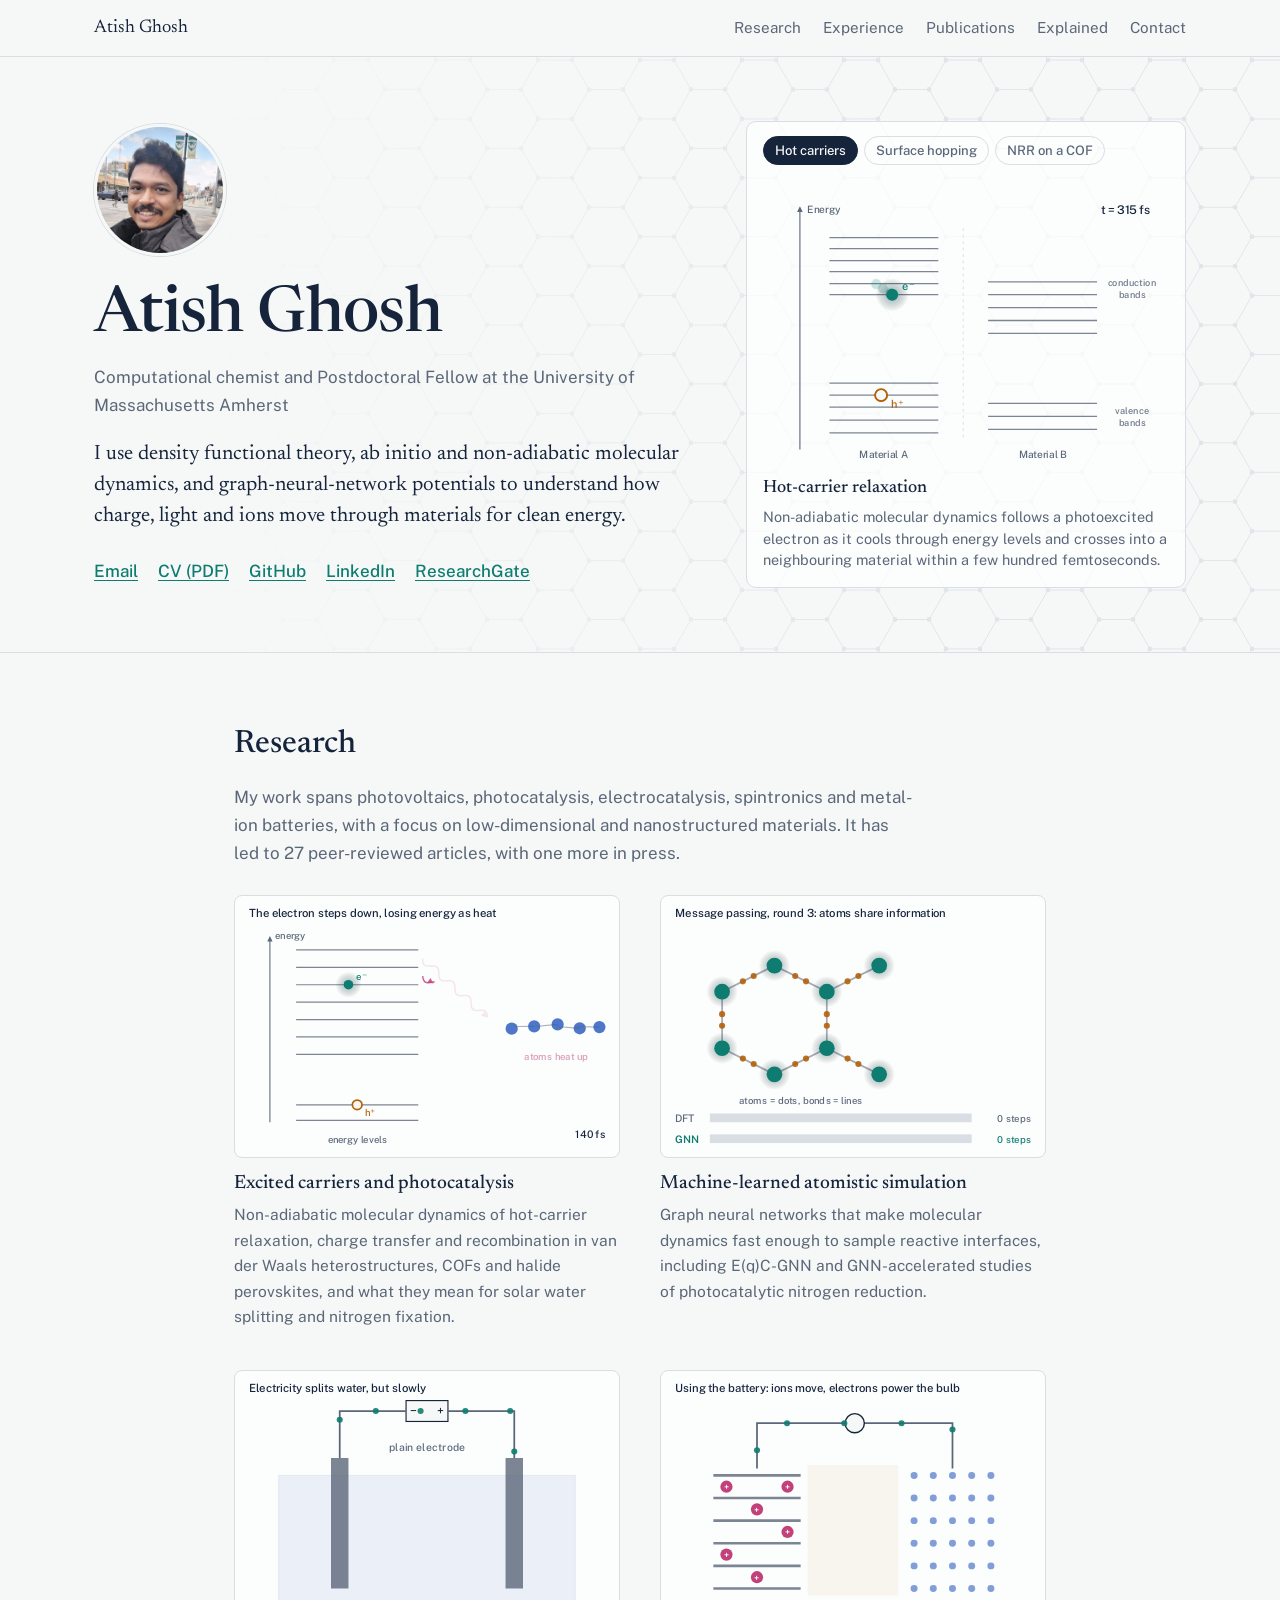
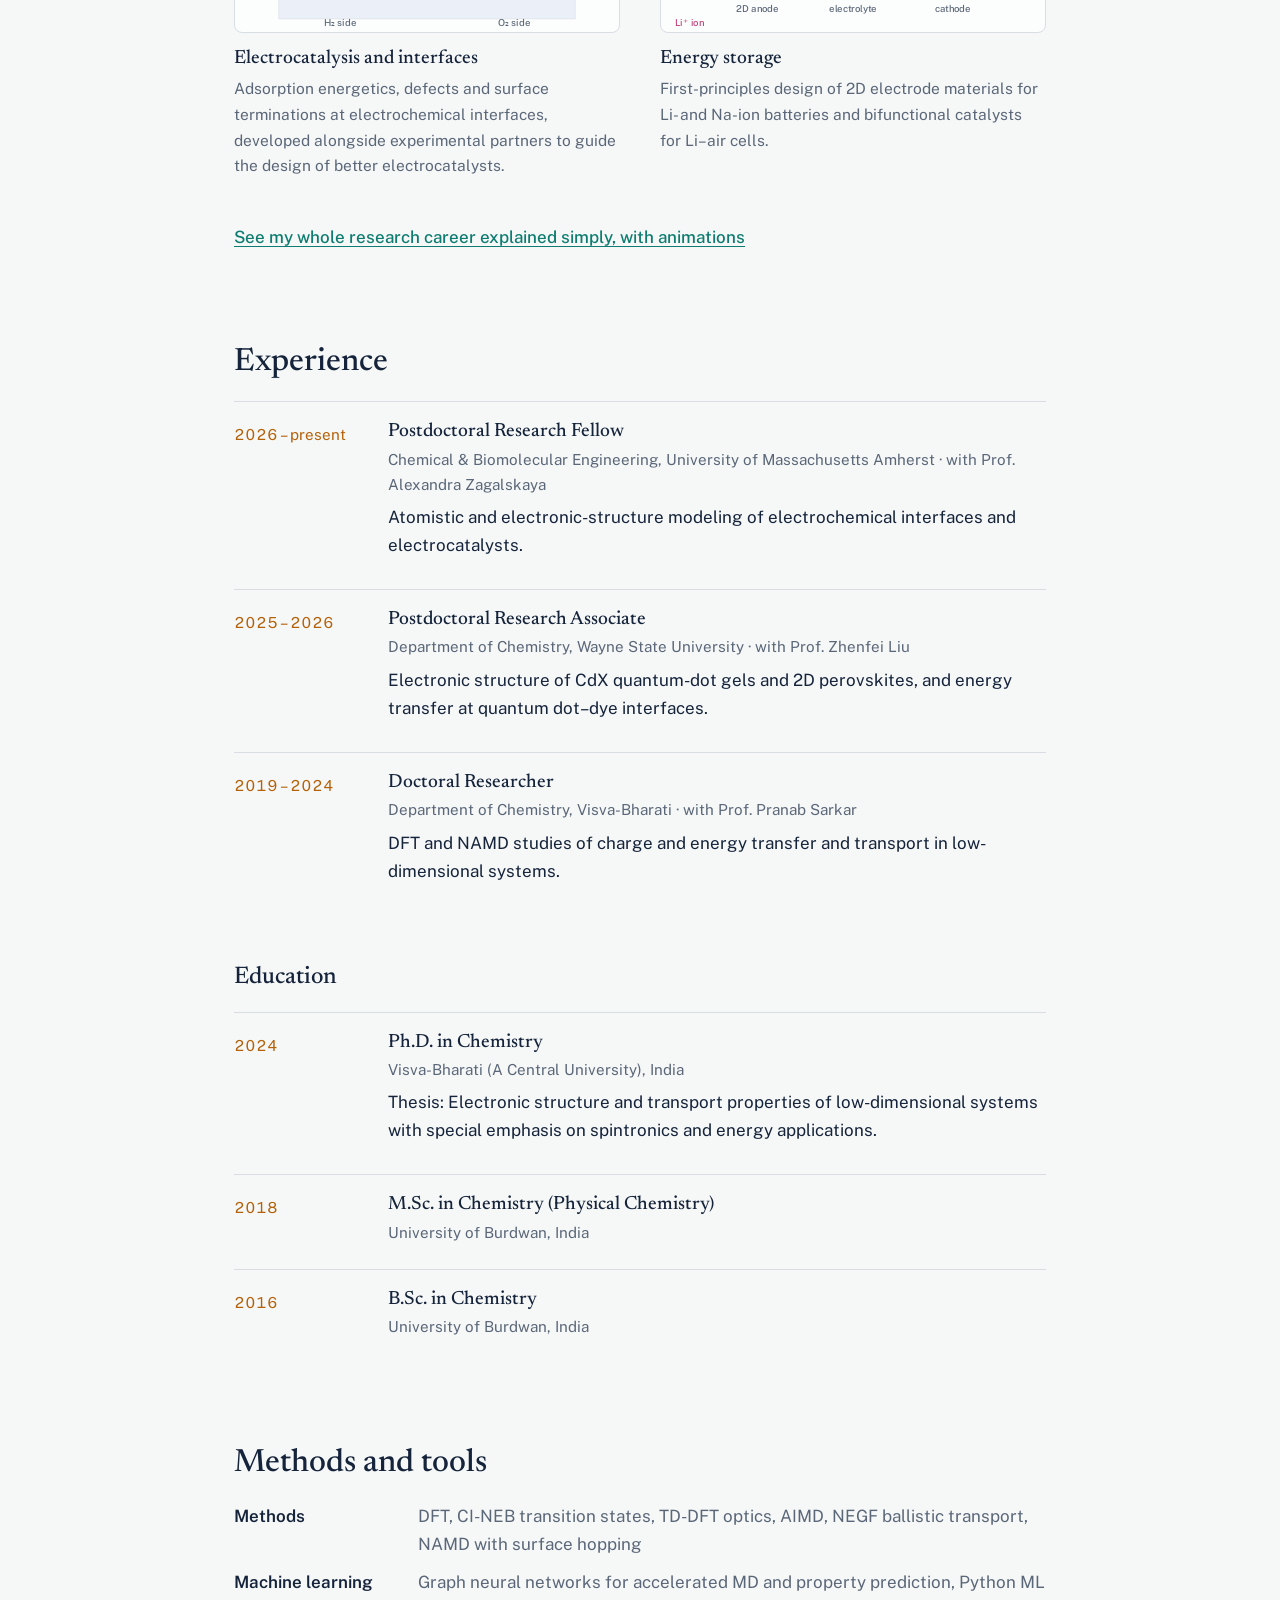
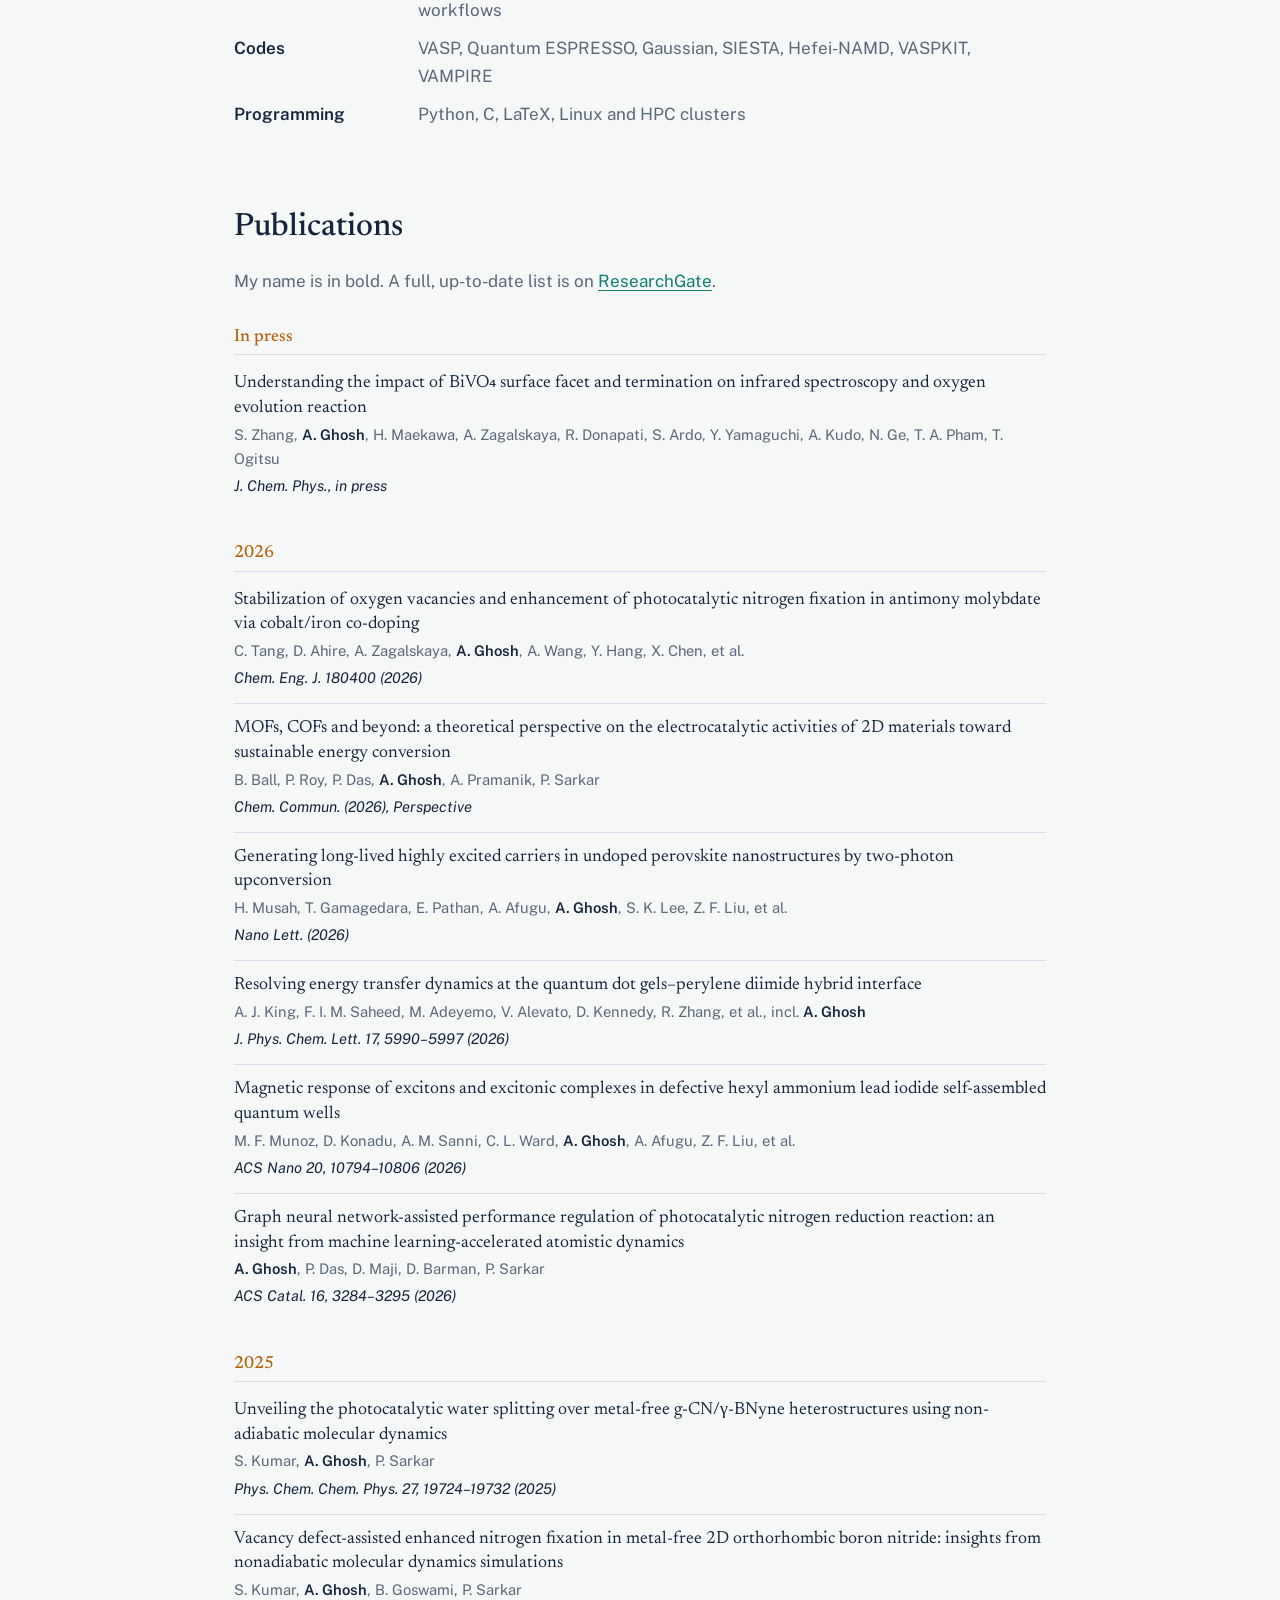
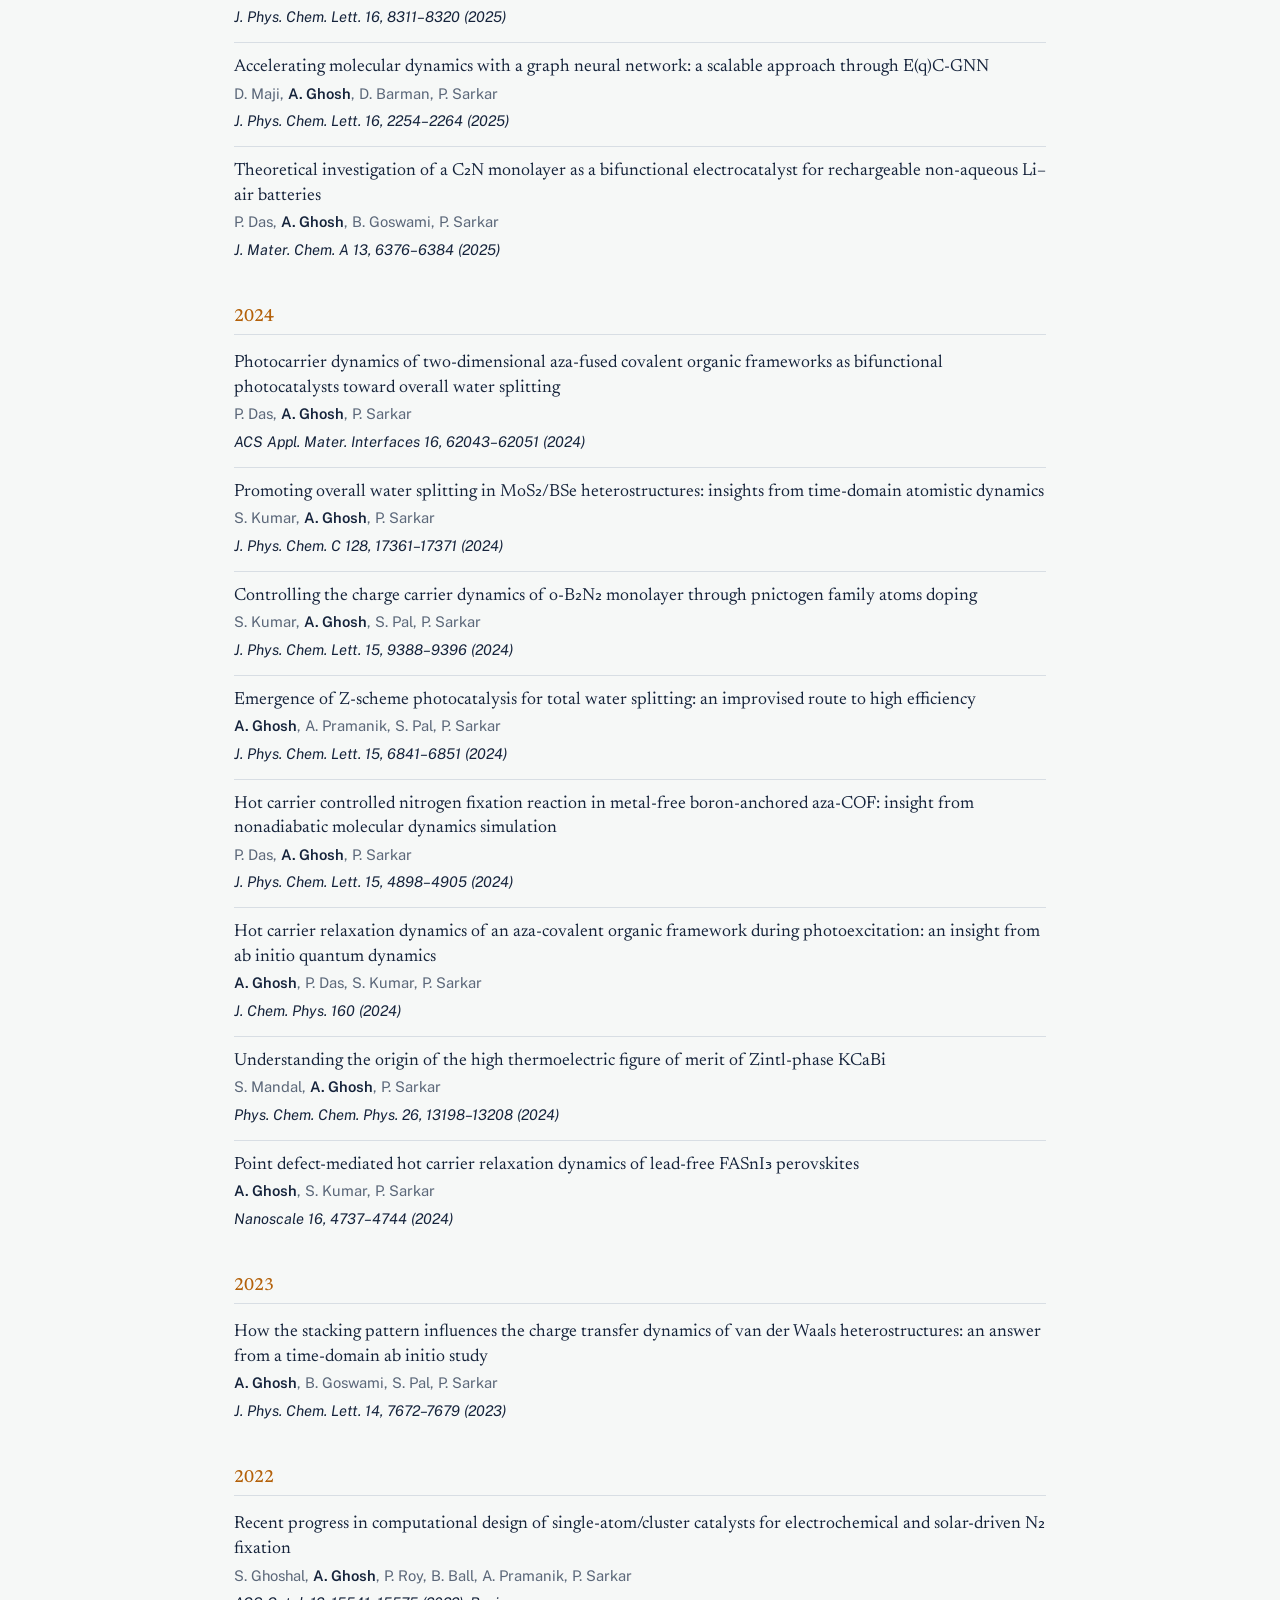
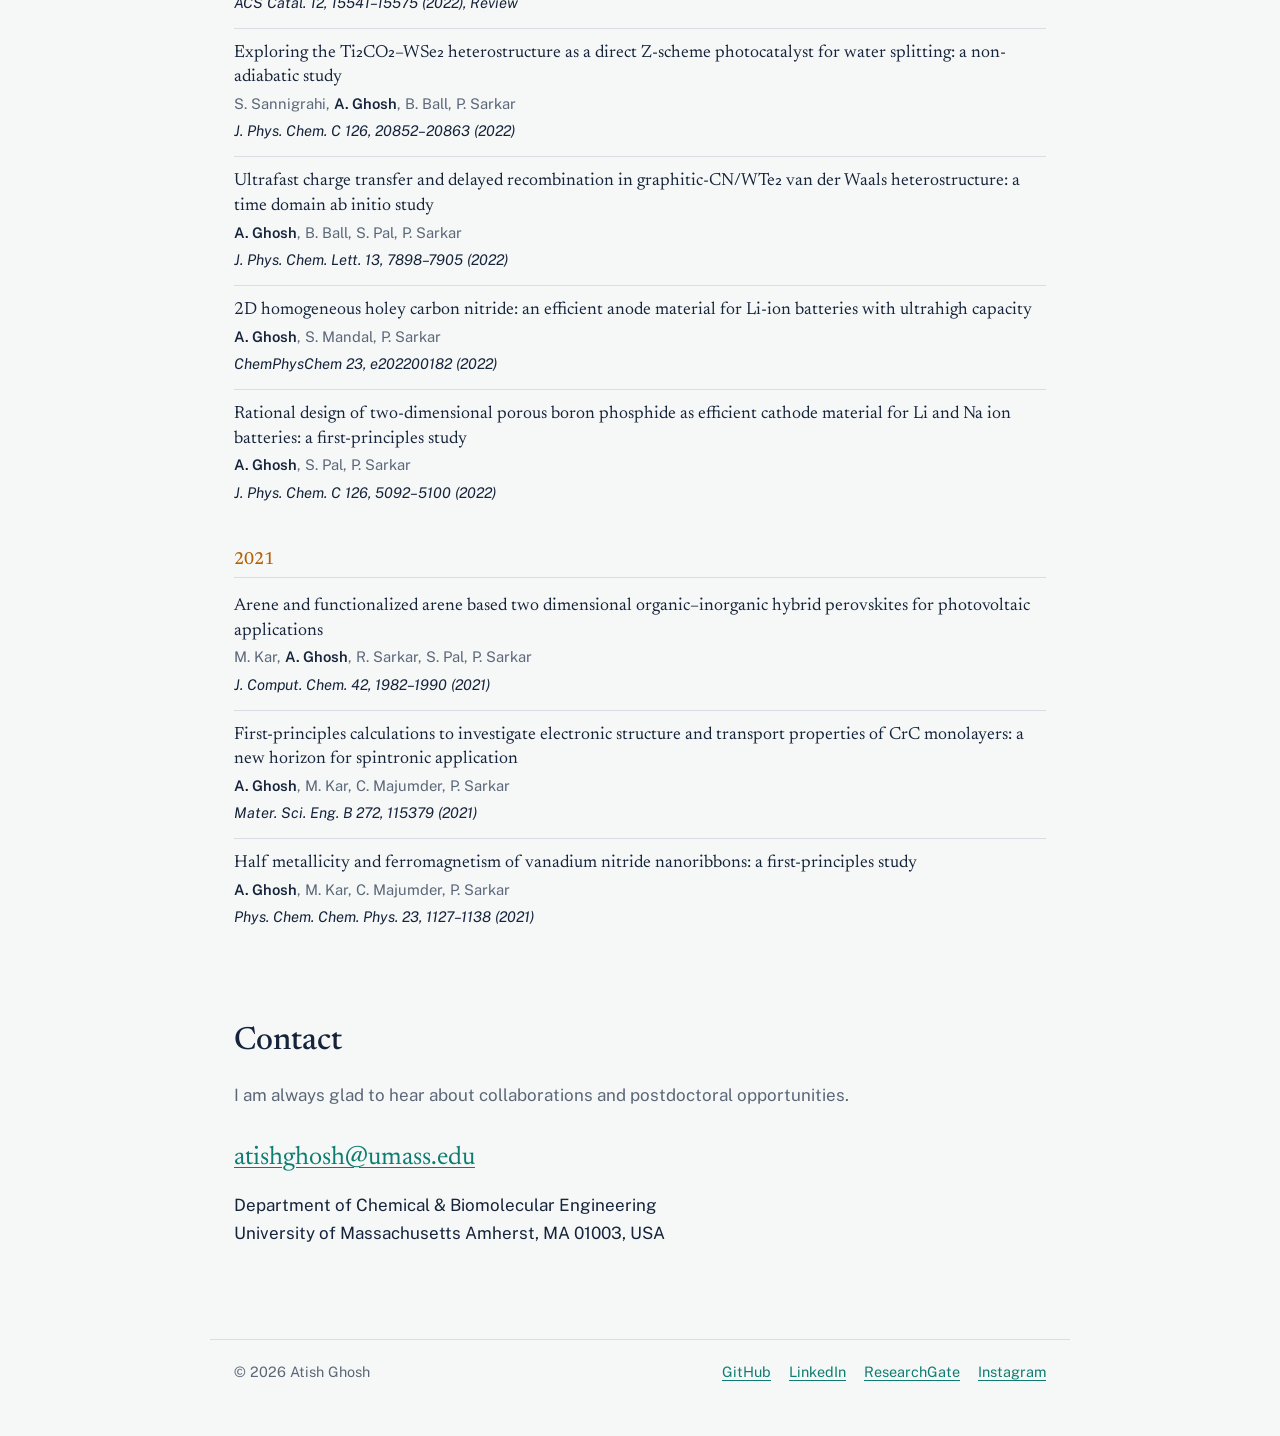
<file: index.html>
<!DOCTYPE html>
<html lang="en">
<head>
  <meta charset="UTF-8">
  <meta name="viewport" content="width=device-width, initial-scale=1">
  <!-- EDIT: the title shown in the browser tab and in Google results -->
  <title>Atish Ghosh, Ph.D. | Computational Chemist, UMass Amherst</title>
  <meta name="description" content="Atish Ghosh is a computational chemist and postdoctoral fellow at the University of Massachusetts Amherst, working on DFT, non-adiabatic molecular dynamics and graph-neural-network simulations of clean-energy materials.">
  <meta name="author" content="Atish Ghosh">
  <link rel="canonical" href="https://atishghosh95.github.io/">
  <!-- Google Search Console: paste your verification line on the next line, e.g. <meta name="google-site-verification" content="..."> -->
  <meta property="og:type" content="profile">
  <meta property="og:title" content="Atish Ghosh, Ph.D. | Computational Chemist">
  <meta property="og:description" content="DFT, non-adiabatic dynamics and machine-learned simulation of clean-energy materials.">
  <meta property="og:url" content="https://atishghosh95.github.io/">
  <meta property="og:image" content="https://atishghosh95.github.io/assets/profile.jpg">
  <meta name="twitter:card" content="summary">
  <link rel="me" href="https://github.com/atishghosh95">
  <script type="application/ld+json">
{
  "@context": "https://schema.org",
  "@type": "Person",
  "name": "Atish Ghosh",
  "honorificSuffix": "Ph.D.",
  "url": "https://atishghosh95.github.io/",
  "image": "https://atishghosh95.github.io/assets/profile.jpg",
  "jobTitle": "Postdoctoral Research Fellow, Computational Chemistry",
  "worksFor": {
    "@type": "CollegeOrUniversity",
    "name": "University of Massachusetts Amherst"
  },
  "alumniOf": [
    {
      "@type": "CollegeOrUniversity",
      "name": "Visva-Bharati University"
    },
    {
      "@type": "CollegeOrUniversity",
      "name": "Wayne State University"
    },
    {
      "@type": "CollegeOrUniversity",
      "name": "University of Burdwan"
    }
  ],
  "knowsAbout": [
    "Density functional theory",
    "Non-adiabatic molecular dynamics",
    "Ab initio molecular dynamics",
    "Graph neural networks",
    "Machine learning interatomic potentials",
    "Photocatalysis",
    "Electrocatalysis",
    "Nitrogen reduction reaction",
    "2D materials",
    "Batteries"
  ],
  "sameAs": [
    "https://github.com/atishghosh95",
    "https://www.linkedin.com/in/atish-ghosh-63a387167/",
    "https://www.researchgate.net/profile/Atish-Ghosh-2"
  ]
}
  </script>
  <link rel="icon" href="assets/profile.png">
  <link rel="preconnect" href="https://fonts.googleapis.com">
  <link rel="preconnect" href="https://fonts.gstatic.com" crossorigin>
  <link href="https://fonts.googleapis.com/css2?family=Newsreader:opsz,wght@6..72,400;6..72,500;6..72,600&family=Public+Sans:wght@400;500;600&display=swap" rel="stylesheet">
  <link rel="stylesheet" href="style.css">
</head>
<body>

<header class="topbar">
  <nav class="wrap nav">
    <a class="nav-name" href="#top">Atish Ghosh</a>
    <div class="nav-links">
      <a href="#research">Research</a>
      <a href="#experience">Experience</a>
      <a href="#publications">Publications</a>
      <a href="explained.html">Explained</a>
      <!-- Gallery hidden for now. To show it again, put this line back:  <a href="gallery.html">Gallery</a> -->
      <a href="#contact">Contact</a>
    </div>
  </nav>
</header>

<main id="top">

  <!-- ============ HERO (name, title, photo, links) ============ -->
  <section class="hero">
    <canvas id="lattice" aria-hidden="true"></canvas>
    <div class="wrap hero-inner">
      <div class="hero-text">
        <!-- EDIT: your photo is assets/profile.jpg. To change it, upload a new square photo with the same name -->
        <img class="portrait" src="assets/profile.jpg" alt="Atish Ghosh">
        <h1>Atish Ghosh</h1>
        <p class="role">Computational chemist and Postdoctoral Fellow at the University of Massachusetts Amherst</p>
        <p class="lede">I use density functional theory, ab initio and non-adiabatic molecular dynamics, and graph-neural-network potentials to understand how charge, light and ions move through materials for clean energy.</p>
        <!-- EDIT: links. To add Google Scholar, put this line back with your profile link:
             <li><a href="https://scholar.google.com/citations?user=YOUR-ID">Google Scholar</a></li> -->
        <ul class="links">
          <li><a href="mailto:atishghosh@umass.edu">Email</a></li>
          <li><a href="assets/Atish_Ghosh_CV.pdf">CV (PDF)</a></li>
          <li><a href="https://github.com/atishghosh95">GitHub</a></li>
          <li><a href="https://www.linkedin.com/in/atish-ghosh-63a387167/">LinkedIn</a></li>
          <li><a href="https://www.researchgate.net/profile/Atish-Ghosh-2">ResearchGate</a></li>
        </ul>
      </div>

      <!-- Animated research scenes. The titles and captions are written in script.js (search for EDIT there) -->
      <figure class="stage">
        <div class="stage-tabs">
          <button type="button" data-scene="0">Hot carriers</button>
          <button type="button" data-scene="1">Surface hopping</button>
          <button type="button" data-scene="2">NRR on a COF</button>
        </div>
        <canvas id="scene" role="img" aria-label="Animation of my research"></canvas>
        <figcaption><span id="scene-title"></span><span id="scene-text"></span></figcaption>
      </figure>
    </div>
  </section>

  <!-- ============ RESEARCH ============ -->
  <section id="research" class="wrap section">
    <h2>Research</h2>
    <p class="intro">My work spans photovoltaics, photocatalysis, electrocatalysis, spintronics and metal-ion batteries, with a focus on low-dimensional and nanostructured materials. It has led to 27 peer-reviewed articles, with one more in press.</p>

    <!-- EDIT: to add a theme, copy one <div class="theme"> ... </div> block.
         The <canvas data-anim="..."> line adds an animation; choose from:
         dft, aimd, namd, hop, gnn, pv, water, nrr, electro, spin, battery, thermo, qd -->
    <div class="themes">
      <div class="theme">
        <canvas class="anim" data-anim="namd" role="img" aria-label="Animation: Excited carriers and photocatalysis"></canvas>
        <h3>Excited carriers and photocatalysis</h3>
        <p>Non-adiabatic molecular dynamics of hot-carrier relaxation, charge transfer and recombination in van der Waals heterostructures, COFs and halide perovskites, and what they mean for solar water splitting and nitrogen fixation.</p>
      </div>
      <div class="theme">
        <canvas class="anim" data-anim="gnn" role="img" aria-label="Animation: Machine-learned atomistic simulation"></canvas>
        <h3>Machine-learned atomistic simulation</h3>
        <p>Graph neural networks that make molecular dynamics fast enough to sample reactive interfaces, including E(q)C-GNN and GNN-accelerated studies of photocatalytic nitrogen reduction.</p>
      </div>
      <div class="theme">
        <canvas class="anim" data-anim="electro" role="img" aria-label="Animation: Electrocatalysis and interfaces"></canvas>
        <h3>Electrocatalysis and interfaces</h3>
        <p>Adsorption energetics, defects and surface terminations at electrochemical interfaces, developed alongside experimental partners to guide the design of better electrocatalysts.</p>
      </div>
      <div class="theme">
        <canvas class="anim" data-anim="battery" role="img" aria-label="Animation: Energy storage"></canvas>
        <h3>Energy storage</h3>
        <p>First-principles design of 2D electrode materials for Li- and Na-ion batteries and bifunctional catalysts for Li–air cells.</p>
      </div>
    </div>
    <p class="more"><a href="explained.html">See my whole research career explained simply, with animations</a></p>
  </section>

  <!-- ============ EXPERIENCE & EDUCATION ============ -->
  <section id="experience" class="wrap section">
    <h2>Experience</h2>
    <!-- EDIT: newest first. Copy one <li> ... </li> block to add a position -->
    <ol class="timeline">
      <li>
        <span class="when">2026 – present</span>
        <div>
          <h3>Postdoctoral Research Fellow</h3>
          <p class="where">Chemical &amp; Biomolecular Engineering, University of Massachusetts Amherst · with Prof. Alexandra Zagalskaya</p>
          <p>Atomistic and electronic-structure modeling of electrochemical interfaces and electrocatalysts.</p>
        </div>
      </li>
      <li>
        <span class="when">2025 – 2026</span>
        <div>
          <h3>Postdoctoral Research Associate</h3>
          <p class="where">Department of Chemistry, Wayne State University · with Prof. Zhenfei Liu</p>
          <p>Electronic structure of CdX quantum-dot gels and 2D perovskites, and energy transfer at quantum dot–dye interfaces.</p>
        </div>
      </li>
      <li>
        <span class="when">2019 – 2024</span>
        <div>
          <h3>Doctoral Researcher</h3>
          <p class="where">Department of Chemistry, Visva-Bharati · with Prof. Pranab Sarkar</p>
          <p>DFT and NAMD studies of charge and energy transfer and transport in low-dimensional systems.</p>
        </div>
      </li>
    </ol>

    <h2 class="sub">Education</h2>
    <ol class="timeline">
      <li><span class="when">2024</span><div><h3>Ph.D. in Chemistry</h3><p class="where">Visva-Bharati (A Central University), India</p><p>Thesis: Electronic structure and transport properties of low-dimensional systems with special emphasis on spintronics and energy applications.</p></div></li>
      <li><span class="when">2018</span><div><h3>M.Sc. in Chemistry (Physical Chemistry)</h3><p class="where">University of Burdwan, India</p></div></li>
      <li><span class="when">2016</span><div><h3>B.Sc. in Chemistry</h3><p class="where">University of Burdwan, India</p></div></li>
    </ol>
  </section>

  <!-- ============ SKILLS ============ -->
  <section id="skills" class="wrap section">
    <h2>Methods and tools</h2>
    <!-- EDIT: add or remove items freely -->
    <dl class="skills">
      <dt>Methods</dt><dd>DFT, CI-NEB transition states, TD-DFT optics, AIMD, NEGF ballistic transport, NAMD with surface hopping</dd>
      <dt>Machine learning</dt><dd>Graph neural networks for accelerated MD and property prediction, Python ML workflows</dd>
      <dt>Codes</dt><dd>VASP, Quantum ESPRESSO, Gaussian, SIESTA, Hefei-NAMD, VASPKIT, VAMPIRE</dd>
      <dt>Programming</dt><dd>Python, C, LaTeX, Linux and HPC clusters</dd>
    </dl>
  </section>

  <!-- ============ PUBLICATIONS ============ -->
  <section id="publications" class="wrap section">
    <h2>Publications</h2>
    <p class="intro">My name is in bold. A full, up-to-date list is on <a href="https://www.researchgate.net/profile/Atish-Ghosh-2">ResearchGate</a>.</p>

    <!--
      EDIT: to add a paper, copy this template into the right year:
      <li><span class="t">Title</span> <span class="a">Authors, <b>A. Ghosh</b>, ...</span> <span class="j">Journal Volume, pages (Year)</span> <a href="https://doi.org/...">DOI</a></li>
      To start a new year, copy a whole <h3 class="year">...</h3><ol class="pubs">...</ol> pair.
    -->

    <h3 class="year">In press</h3>
    <ol class="pubs">
      <li><span class="t">Understanding the impact of BiVO₄ surface facet and termination on infrared spectroscopy and oxygen evolution reaction</span> <span class="a">S. Zhang, <b>A. Ghosh</b>, H. Maekawa, A. Zagalskaya, R. Donapati, S. Ardo, Y. Yamaguchi, A. Kudo, N. Ge, T. A. Pham, T. Ogitsu</span> <span class="j">J. Chem. Phys., in press</span></li>
    </ol>

    <h3 class="year">2026</h3>
    <ol class="pubs">
      <li><span class="t">Stabilization of oxygen vacancies and enhancement of photocatalytic nitrogen fixation in antimony molybdate via cobalt/iron co-doping</span> <span class="a">C. Tang, D. Ahire, A. Zagalskaya, <b>A. Ghosh</b>, A. Wang, Y. Hang, X. Chen, et al.</span> <span class="j">Chem. Eng. J. 180400 (2026)</span></li>
      <li><span class="t">MOFs, COFs and beyond: a theoretical perspective on the electrocatalytic activities of 2D materials toward sustainable energy conversion</span> <span class="a">B. Ball, P. Roy, P. Das, <b>A. Ghosh</b>, A. Pramanik, P. Sarkar</span> <span class="j">Chem. Commun. (2026), Perspective</span></li>
      <li><span class="t">Generating long-lived highly excited carriers in undoped perovskite nanostructures by two-photon upconversion</span> <span class="a">H. Musah, T. Gamagedara, E. Pathan, A. Afugu, <b>A. Ghosh</b>, S. K. Lee, Z. F. Liu, et al.</span> <span class="j">Nano Lett. (2026)</span></li>
      <li><span class="t">Resolving energy transfer dynamics at the quantum dot gels–perylene diimide hybrid interface</span> <span class="a">A. J. King, F. I. M. Saheed, M. Adeyemo, V. Alevato, D. Kennedy, R. Zhang, et al., incl. <b>A. Ghosh</b></span> <span class="j">J. Phys. Chem. Lett. 17, 5990–5997 (2026)</span></li>
      <li><span class="t">Magnetic response of excitons and excitonic complexes in defective hexyl ammonium lead iodide self-assembled quantum wells</span> <span class="a">M. F. Munoz, D. Konadu, A. M. Sanni, C. L. Ward, <b>A. Ghosh</b>, A. Afugu, Z. F. Liu, et al.</span> <span class="j">ACS Nano 20, 10794–10806 (2026)</span></li>
      <li><span class="t">Graph neural network-assisted performance regulation of photocatalytic nitrogen reduction reaction: an insight from machine learning-accelerated atomistic dynamics</span> <span class="a"><b>A. Ghosh</b>, P. Das, D. Maji, D. Barman, P. Sarkar</span> <span class="j">ACS Catal. 16, 3284–3295 (2026)</span></li>
    </ol>

    <h3 class="year">2025</h3>
    <ol class="pubs">
      <li><span class="t">Unveiling the photocatalytic water splitting over metal-free g-CN/γ-BNyne heterostructures using non-adiabatic molecular dynamics</span> <span class="a">S. Kumar, <b>A. Ghosh</b>, P. Sarkar</span> <span class="j">Phys. Chem. Chem. Phys. 27, 19724–19732 (2025)</span></li>
      <li><span class="t">Vacancy defect-assisted enhanced nitrogen fixation in metal-free 2D orthorhombic boron nitride: insights from nonadiabatic molecular dynamics simulations</span> <span class="a">S. Kumar, <b>A. Ghosh</b>, B. Goswami, P. Sarkar</span> <span class="j">J. Phys. Chem. Lett. 16, 8311–8320 (2025)</span></li>
      <li><span class="t">Accelerating molecular dynamics with a graph neural network: a scalable approach through E(q)C-GNN</span> <span class="a">D. Maji, <b>A. Ghosh</b>, D. Barman, P. Sarkar</span> <span class="j">J. Phys. Chem. Lett. 16, 2254–2264 (2025)</span></li>
      <li><span class="t">Theoretical investigation of a C₂N monolayer as a bifunctional electrocatalyst for rechargeable non-aqueous Li–air batteries</span> <span class="a">P. Das, <b>A. Ghosh</b>, B. Goswami, P. Sarkar</span> <span class="j">J. Mater. Chem. A 13, 6376–6384 (2025)</span></li>
    </ol>

    <h3 class="year">2024</h3>
    <ol class="pubs">
      <li><span class="t">Photocarrier dynamics of two-dimensional aza-fused covalent organic frameworks as bifunctional photocatalysts toward overall water splitting</span> <span class="a">P. Das, <b>A. Ghosh</b>, P. Sarkar</span> <span class="j">ACS Appl. Mater. Interfaces 16, 62043–62051 (2024)</span></li>
      <li><span class="t">Promoting overall water splitting in MoS₂/BSe heterostructures: insights from time-domain atomistic dynamics</span> <span class="a">S. Kumar, <b>A. Ghosh</b>, P. Sarkar</span> <span class="j">J. Phys. Chem. C 128, 17361–17371 (2024)</span></li>
      <li><span class="t">Controlling the charge carrier dynamics of o-B₂N₂ monolayer through pnictogen family atoms doping</span> <span class="a">S. Kumar, <b>A. Ghosh</b>, S. Pal, P. Sarkar</span> <span class="j">J. Phys. Chem. Lett. 15, 9388–9396 (2024)</span></li>
      <li><span class="t">Emergence of Z-scheme photocatalysis for total water splitting: an improvised route to high efficiency</span> <span class="a"><b>A. Ghosh</b>, A. Pramanik, S. Pal, P. Sarkar</span> <span class="j">J. Phys. Chem. Lett. 15, 6841–6851 (2024)</span></li>
      <li><span class="t">Hot carrier controlled nitrogen fixation reaction in metal-free boron-anchored aza-COF: insight from nonadiabatic molecular dynamics simulation</span> <span class="a">P. Das, <b>A. Ghosh</b>, P. Sarkar</span> <span class="j">J. Phys. Chem. Lett. 15, 4898–4905 (2024)</span></li>
      <li><span class="t">Hot carrier relaxation dynamics of an aza-covalent organic framework during photoexcitation: an insight from ab initio quantum dynamics</span> <span class="a"><b>A. Ghosh</b>, P. Das, S. Kumar, P. Sarkar</span> <span class="j">J. Chem. Phys. 160 (2024)</span></li>
      <li><span class="t">Understanding the origin of the high thermoelectric figure of merit of Zintl-phase KCaBi</span> <span class="a">S. Mandal, <b>A. Ghosh</b>, P. Sarkar</span> <span class="j">Phys. Chem. Chem. Phys. 26, 13198–13208 (2024)</span></li>
      <li><span class="t">Point defect-mediated hot carrier relaxation dynamics of lead-free FASnI₃ perovskites</span> <span class="a"><b>A. Ghosh</b>, S. Kumar, P. Sarkar</span> <span class="j">Nanoscale 16, 4737–4744 (2024)</span></li>
    </ol>

    <h3 class="year">2023</h3>
    <ol class="pubs">
      <li><span class="t">How the stacking pattern influences the charge transfer dynamics of van der Waals heterostructures: an answer from a time-domain ab initio study</span> <span class="a"><b>A. Ghosh</b>, B. Goswami, S. Pal, P. Sarkar</span> <span class="j">J. Phys. Chem. Lett. 14, 7672–7679 (2023)</span></li>
    </ol>

    <h3 class="year">2022</h3>
    <ol class="pubs">
      <li><span class="t">Recent progress in computational design of single-atom/cluster catalysts for electrochemical and solar-driven N₂ fixation</span> <span class="a">S. Ghoshal, <b>A. Ghosh</b>, P. Roy, B. Ball, A. Pramanik, P. Sarkar</span> <span class="j">ACS Catal. 12, 15541–15575 (2022), Review</span></li>
      <li><span class="t">Exploring the Ti₂CO₂–WSe₂ heterostructure as a direct Z-scheme photocatalyst for water splitting: a non-adiabatic study</span> <span class="a">S. Sannigrahi, <b>A. Ghosh</b>, B. Ball, P. Sarkar</span> <span class="j">J. Phys. Chem. C 126, 20852–20863 (2022)</span></li>
      <li><span class="t">Ultrafast charge transfer and delayed recombination in graphitic-CN/WTe₂ van der Waals heterostructure: a time domain ab initio study</span> <span class="a"><b>A. Ghosh</b>, B. Ball, S. Pal, P. Sarkar</span> <span class="j">J. Phys. Chem. Lett. 13, 7898–7905 (2022)</span></li>
      <li><span class="t">2D homogeneous holey carbon nitride: an efficient anode material for Li-ion batteries with ultrahigh capacity</span> <span class="a"><b>A. Ghosh</b>, S. Mandal, P. Sarkar</span> <span class="j">ChemPhysChem 23, e202200182 (2022)</span></li>
      <li><span class="t">Rational design of two-dimensional porous boron phosphide as efficient cathode material for Li and Na ion batteries: a first-principles study</span> <span class="a"><b>A. Ghosh</b>, S. Pal, P. Sarkar</span> <span class="j">J. Phys. Chem. C 126, 5092–5100 (2022)</span></li>
    </ol>

    <h3 class="year">2021</h3>
    <ol class="pubs">
      <li><span class="t">Arene and functionalized arene based two dimensional organic–inorganic hybrid perovskites for photovoltaic applications</span> <span class="a">M. Kar, <b>A. Ghosh</b>, R. Sarkar, S. Pal, P. Sarkar</span> <span class="j">J. Comput. Chem. 42, 1982–1990 (2021)</span></li>
      <li><span class="t">First-principles calculations to investigate electronic structure and transport properties of CrC monolayers: a new horizon for spintronic application</span> <span class="a"><b>A. Ghosh</b>, M. Kar, C. Majumder, P. Sarkar</span> <span class="j">Mater. Sci. Eng. B 272, 115379 (2021)</span></li>
      <li><span class="t">Half metallicity and ferromagnetism of vanadium nitride nanoribbons: a first-principles study</span> <span class="a"><b>A. Ghosh</b>, M. Kar, C. Majumder, P. Sarkar</span> <span class="j">Phys. Chem. Chem. Phys. 23, 1127–1138 (2021)</span></li>
    </ol>
  </section>

  <!-- ============ CONTACT ============ -->
  <section id="contact" class="wrap section">
    <h2>Contact</h2>
    <p class="intro">I am always glad to hear about collaborations and postdoctoral opportunities.</p>
    <p class="contact-line"><a href="mailto:atishghosh@umass.edu">atishghosh@umass.edu</a></p>
    <p>Department of Chemical &amp; Biomolecular Engineering<br>University of Massachusetts Amherst, MA 01003, USA</p>
  </section>
</main>

<footer class="wrap footer">
  <p>© 2026 Atish Ghosh</p>
  <p class="footer-links">
    <a href="https://github.com/atishghosh95">GitHub</a>
    <a href="https://www.linkedin.com/in/atish-ghosh-63a387167/">LinkedIn</a>
    <a href="https://www.researchgate.net/profile/Atish-Ghosh-2">ResearchGate</a>
    <a href="https://www.instagram.com/atishg95/">Instagram</a>
  </p>
</footer>

<script src="script.js"></script>
<script src="anim.js"></script>
</body>
</html>
</file>
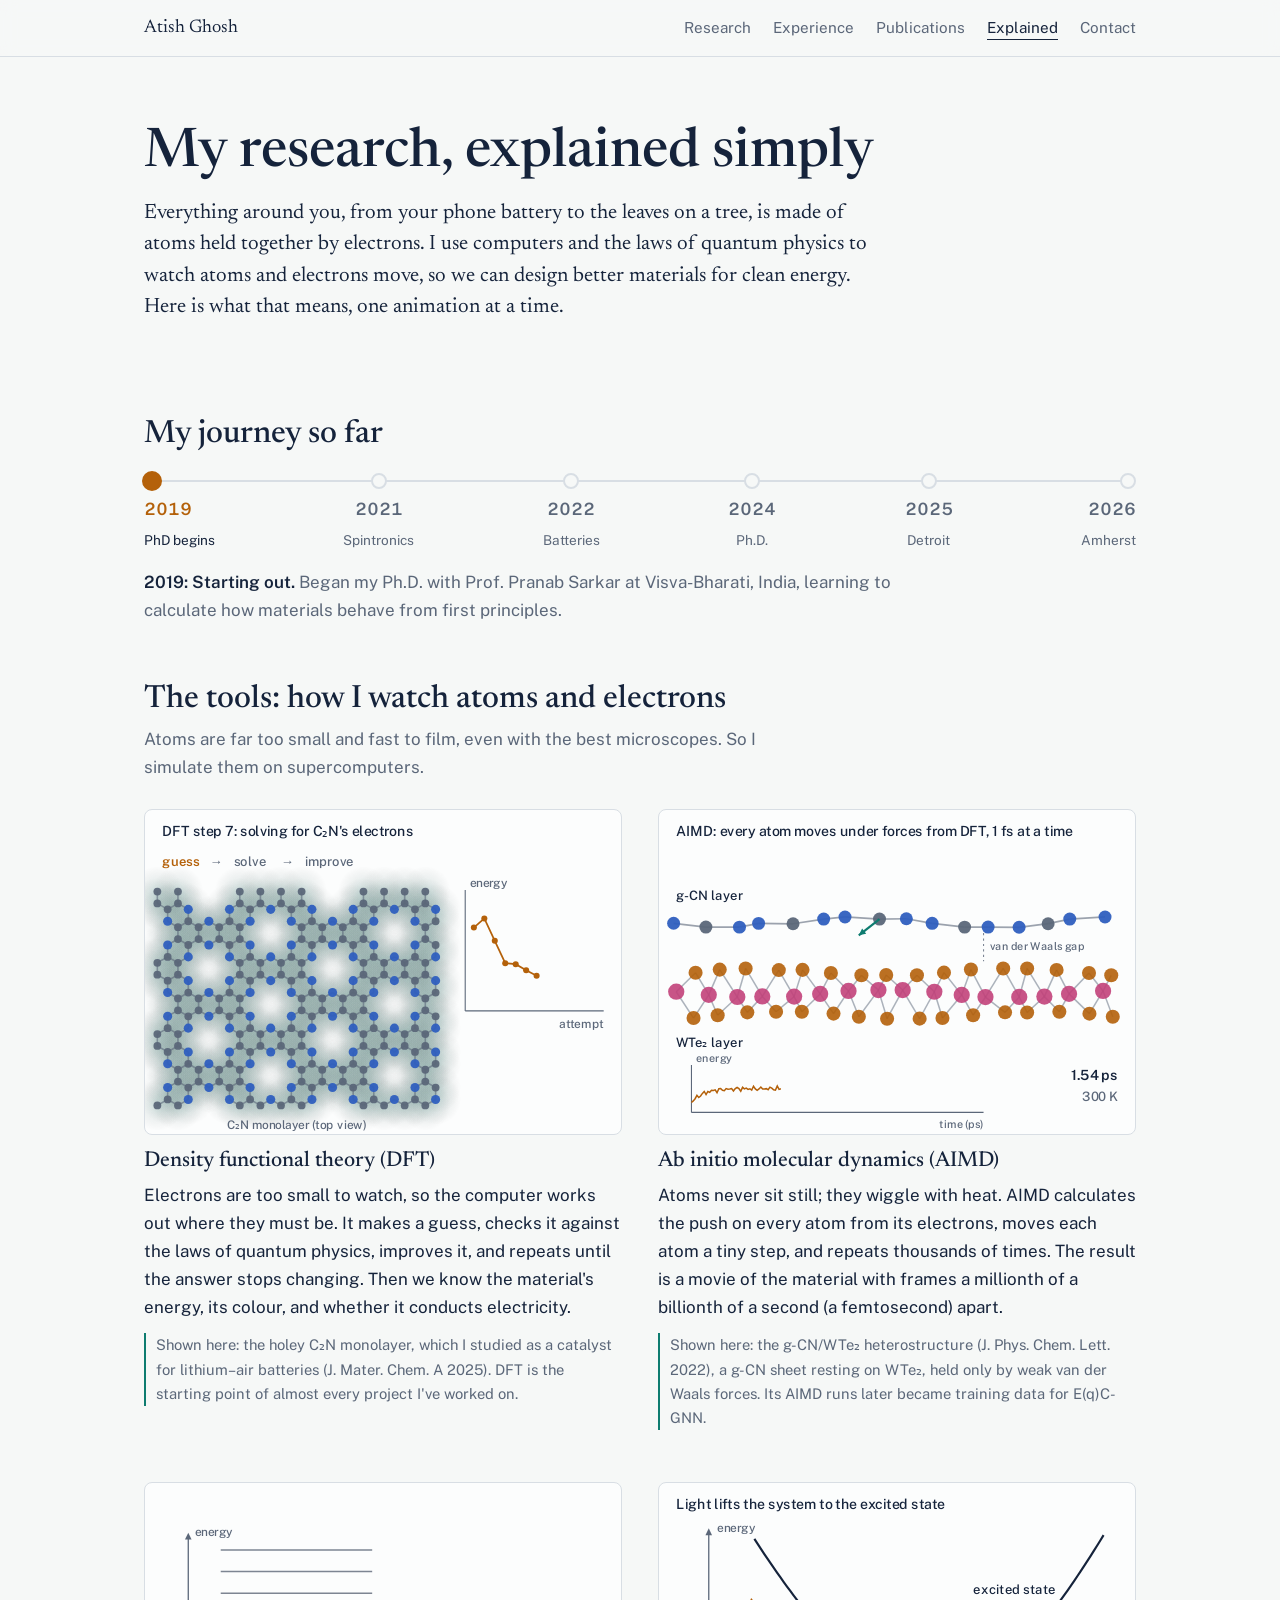
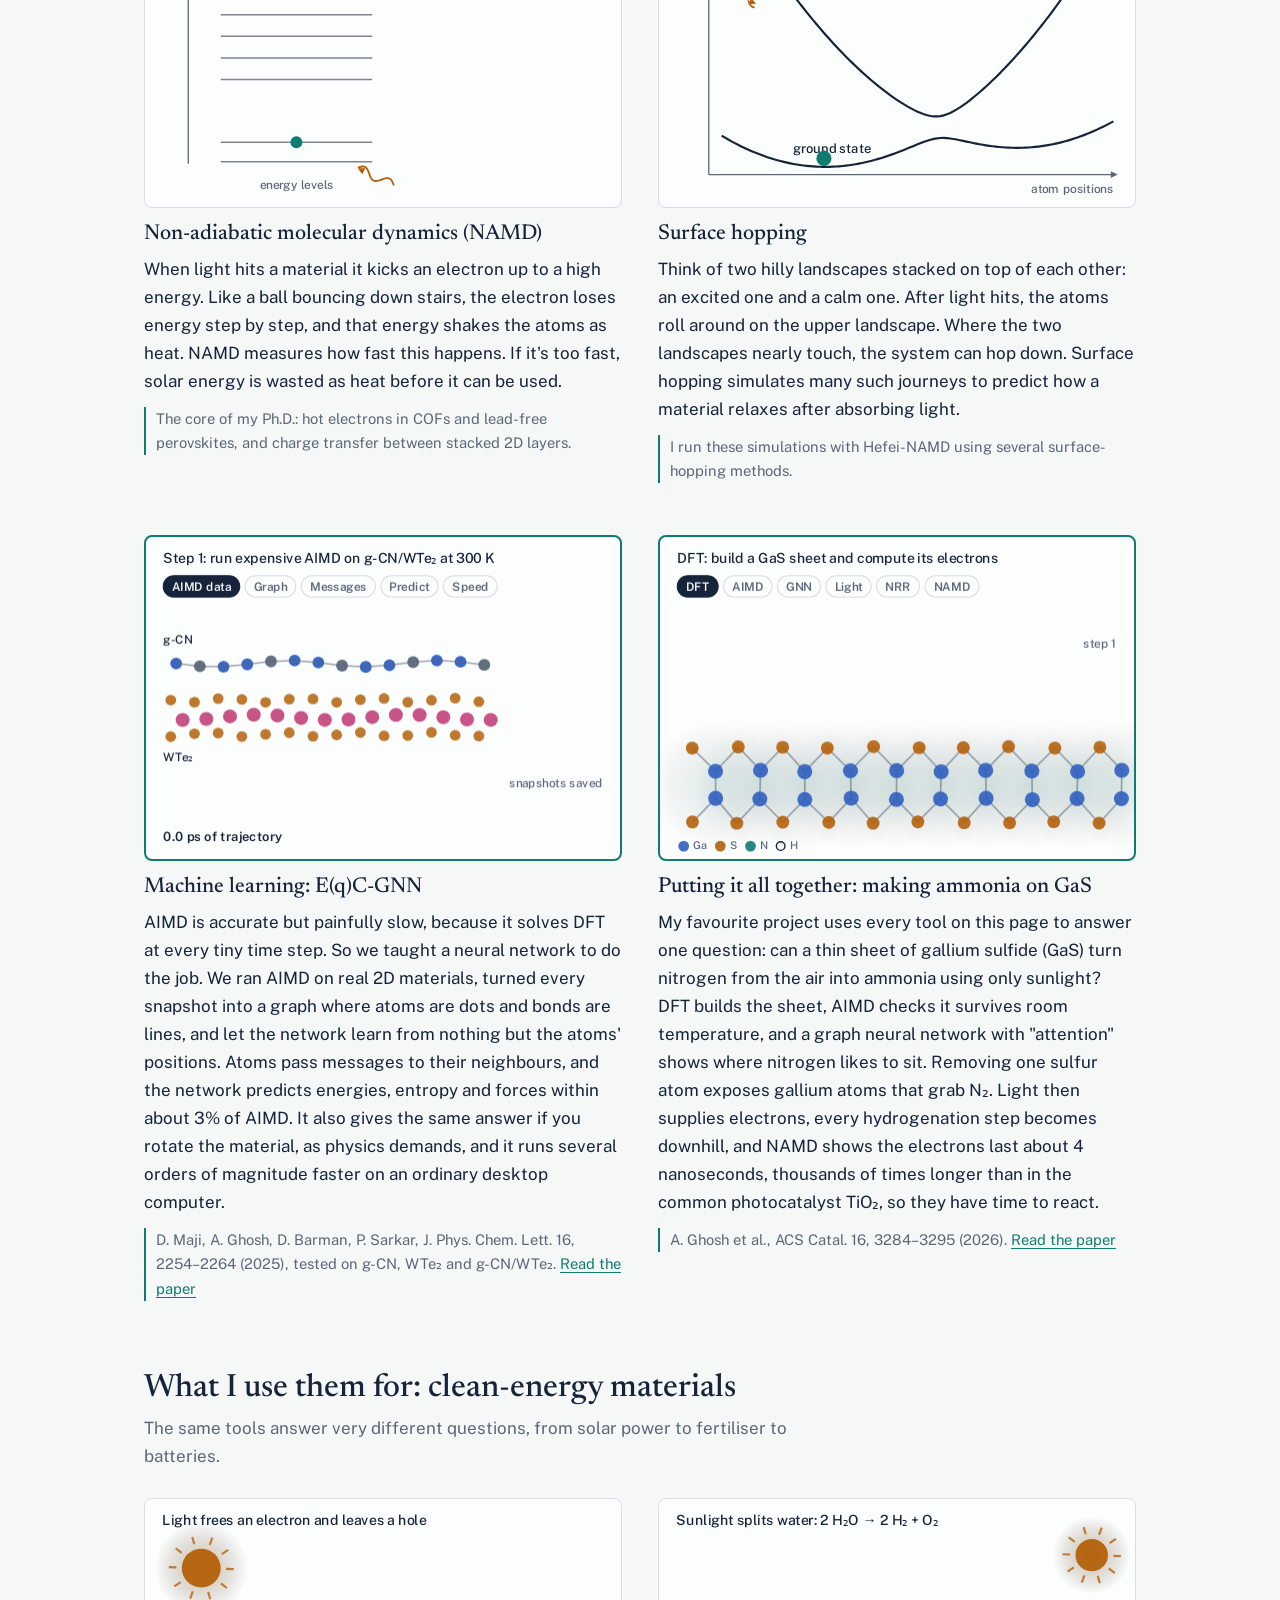
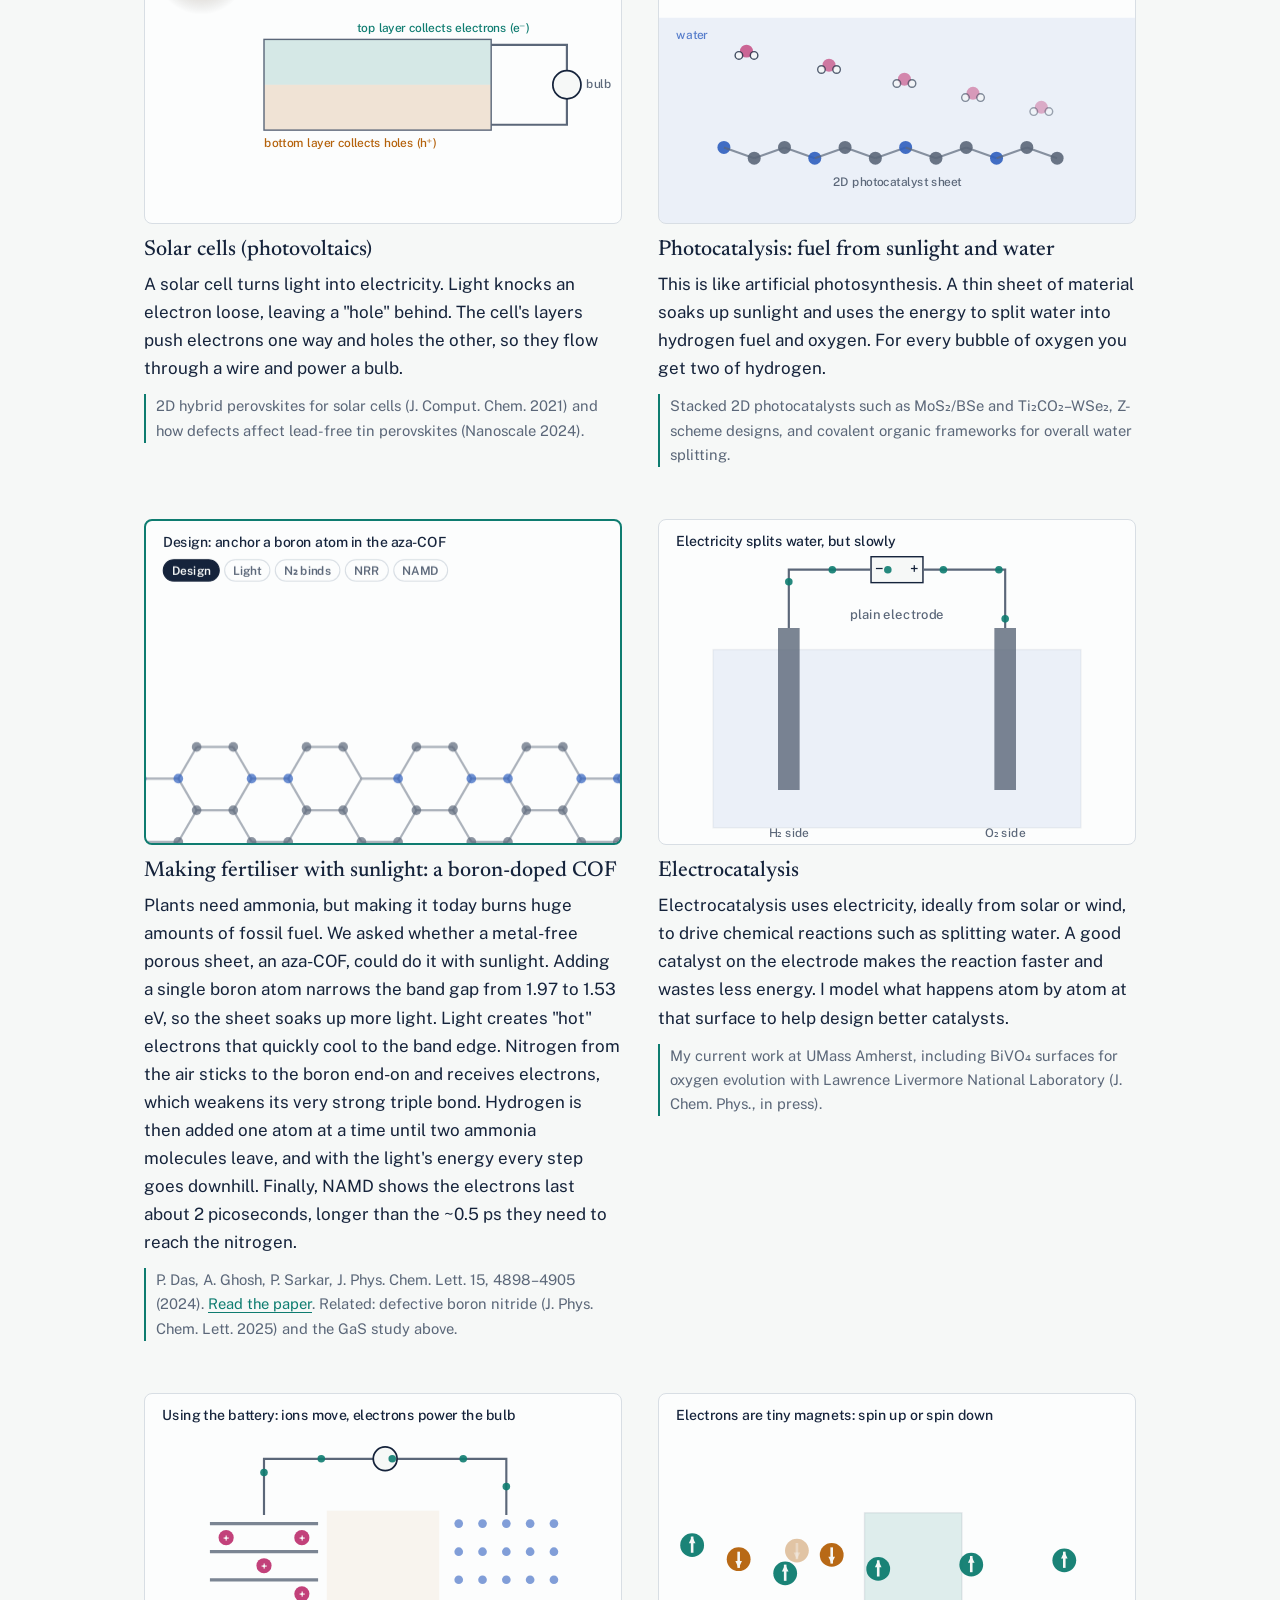
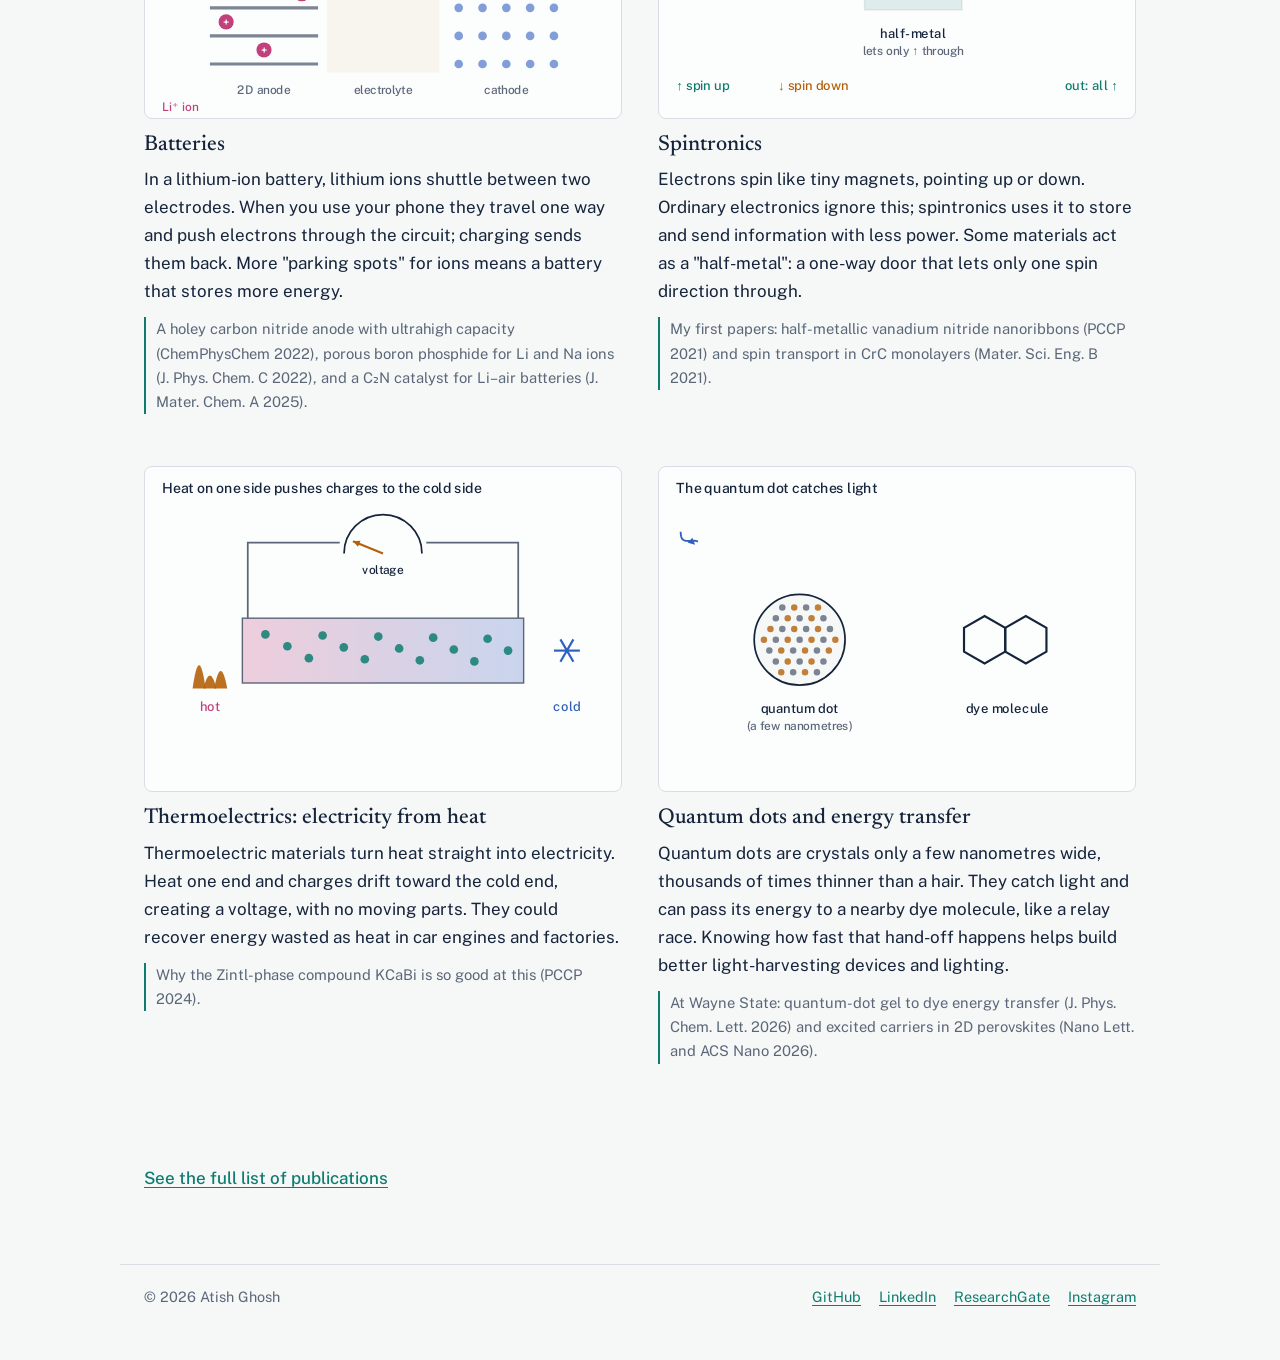
<file: explained.html>
<!DOCTYPE html>
<html lang="en">
<head>
  <meta charset="UTF-8">
  <meta name="viewport" content="width=device-width, initial-scale=1">
  <title>Research explained | Atish Ghosh, Computational Chemist</title>
  <meta name="description" content="Atish Ghosh's research on clean-energy materials, explained simply with animations: DFT, AIMD, NAMD, graph neural networks, photocatalysis, nitrogen reduction and batteries.">
  <link rel="canonical" href="https://atishghosh95.github.io/explained.html">
  <meta property="og:title" content="Research explained | Atish Ghosh">
  <meta property="og:description" content="Clean-energy materials research, explained simply with animations.">
  <meta property="og:url" content="https://atishghosh95.github.io/explained.html">
  <meta property="og:image" content="https://atishghosh95.github.io/assets/profile.jpg">
  <link rel="icon" href="assets/profile.png">
  <link rel="preconnect" href="https://fonts.googleapis.com">
  <link rel="preconnect" href="https://fonts.gstatic.com" crossorigin>
  <link href="https://fonts.googleapis.com/css2?family=Newsreader:opsz,wght@6..72,400;6..72,500;6..72,600&family=Public+Sans:wght@400;500;600&display=swap" rel="stylesheet">
  <link rel="stylesheet" href="style.css">
</head>
<body class="ex-page">

<header class="topbar">
  <nav class="wrap nav">
    <a class="nav-name" href="index.html">Atish Ghosh</a>
    <div class="nav-links">
      <a href="index.html#research">Research</a>
      <a href="index.html#experience">Experience</a>
      <a href="index.html#publications">Publications</a>
      <a href="explained.html" aria-current="page">Explained</a>
      <!-- Gallery hidden for now. To show it again, put this line back:  <a href="gallery.html">Gallery</a> -->
      <a href="index.html#contact">Contact</a>
    </div>
  </nav>
</header>

<main class="wrap">

  <section class="ex-hero">
    <h1 class="page-title">My research, explained simply</h1>
    <p class="lede">Everything around you, from your phone battery to the leaves on a tree, is made of atoms held together by electrons. I use computers and the laws of quantum physics to watch atoms and electrons move, so we can design better materials for clean energy. Here is what that means, one animation at a time.</p>
  </section>

  <!-- ============ CAREER JOURNEY ============ -->
  <!-- EDIT: copy one <li> ... </li> block to add a new chapter -->
  <section class="ex-group">
    <h2>My journey so far</h2>
    <!-- EDIT: copy one <li ...> line to add a chapter. data-text is the sentence shown below the line -->
    <div class="jline">
      <div class="jline-track"><div class="jline-fill"></div></div>
      <ol>
        <li data-year="2019" data-title="Starting out" data-text="Began my Ph.D. with Prof. Pranab Sarkar at Visva-Bharati, India, learning to calculate how materials behave from first principles."><button type="button"><span class="dot"></span><span class="y">2019</span><span class="l">PhD begins</span></button></li>
        <li data-year="2021" data-title="Spin and sunlight" data-text="First papers: magnetic nanoribbons and monolayers for spintronics, and 2D hybrid perovskites for solar cells."><button type="button"><span class="dot"></span><span class="y">2021</span><span class="l">Spintronics</span></button></li>
        <li data-year="2022" data-title="Batteries and electron dynamics" data-text="2D electrode materials for lithium and sodium batteries, first simulations of how electrons move after light hits a material, and a review on nitrogen-fixation catalysts."><button type="button"><span class="dot"></span><span class="y">2022</span><span class="l">Batteries</span></button></li>
        <li data-year="2024" data-title="Light-driven chemistry" data-text="Hot electrons in COFs and perovskites, water splitting, nitrogen fixation and thermoelectrics. Ph.D. completed in August 2024."><button type="button"><span class="dot"></span><span class="y">2024</span><span class="l">Ph.D.</span></button></li>
        <li data-year="2025" data-title="Wayne State University" data-text="Postdoc with Prof. Zhenfei Liu on quantum-dot gels and 2D perovskites. E(q)C-GNN, our graph neural network for fast molecular dynamics, published."><button type="button"><span class="dot"></span><span class="y">2025</span><span class="l">Detroit</span></button></li>
        <li data-year="2026" data-title="UMass Amherst" data-text="Postdoc with Prof. Alexandra Zagalskaya on electrocatalytic interfaces. Machine-learning study of nitrogen reduction on GaS published in ACS Catalysis."><button type="button"><span class="dot"></span><span class="y">2026</span><span class="l">Amherst</span></button></li>
      </ol>
      <p class="jline-text" aria-live="polite"></p>
    </div>
  </section>

  <!-- ============ TOOLS ============ -->
  <!--
    EDIT: each animation is one <article class="ex-card"> block.
    The data-anim="..." value picks the animation:
    dft, aimd, namd, hop, gnn, pv, water, nrr, electro, spin, battery, thermo, qd
  -->
  <section class="ex-group">
    <h2>The tools: how I watch atoms and electrons</h2>
    <p class="intro">Atoms are far too small and fast to film, even with the best microscopes. So I simulate them on supercomputers.</p>
    <div class="ex-grid">
      <article class="ex-card">
        <canvas class="anim" data-anim="dft" role="img" aria-label="Animation of density functional theory converging"></canvas>
        <h3>Density functional theory (DFT)</h3>
        <p>Electrons are too small to watch, so the computer works out where they must be. It makes a guess, checks it against the laws of quantum physics, improves it, and repeats until the answer stops changing. Then we know the material's energy, its colour, and whether it conducts electricity.</p>
        <p class="mine">Shown here: the holey C₂N monolayer, which I studied as a catalyst for lithium–air batteries (J. Mater. Chem. A 2025). DFT is the starting point of almost every project I've worked on.</p>
      </article>
      <article class="ex-card">
        <canvas class="anim" data-anim="aimd" role="img" aria-label="Animation of atoms vibrating in molecular dynamics"></canvas>
        <h3>Ab initio molecular dynamics (AIMD)</h3>
        <p>Atoms never sit still; they wiggle with heat. AIMD calculates the push on every atom from its electrons, moves each atom a tiny step, and repeats thousands of times. The result is a movie of the material with frames a millionth of a billionth of a second (a femtosecond) apart.</p>
        <p class="mine">Shown here: the g-CN/WTe₂ heterostructure (J. Phys. Chem. Lett. 2022), a g-CN sheet resting on WTe₂, held only by weak van der Waals forces. Its AIMD runs later became training data for E(q)C-GNN.</p>
      </article>
      <article class="ex-card">
        <canvas class="anim" data-anim="namd" role="img" aria-label="Animation of an excited electron stepping down energy levels"></canvas>
        <h3>Non-adiabatic molecular dynamics (NAMD)</h3>
        <p>When light hits a material it kicks an electron up to a high energy. Like a ball bouncing down stairs, the electron loses energy step by step, and that energy shakes the atoms as heat. NAMD measures how fast this happens. If it's too fast, solar energy is wasted as heat before it can be used.</p>
        <p class="mine">The core of my Ph.D.: hot electrons in COFs and lead-free perovskites, and charge transfer between stacked 2D layers.</p>
      </article>
      <article class="ex-card">
        <canvas class="anim" data-anim="hop" role="img" aria-label="Animation of surface hopping between two energy surfaces"></canvas>
        <h3>Surface hopping</h3>
        <p>Think of two hilly landscapes stacked on top of each other: an excited one and a calm one. After light hits, the atoms roll around on the upper landscape. Where the two landscapes nearly touch, the system can hop down. Surface hopping simulates many such journeys to predict how a material relaxes after absorbing light.</p>
        <p class="mine">I run these simulations with Hefei-NAMD using several surface-hopping methods.</p>
      </article>
      <article class="ex-card flagship">
        <canvas class="anim" data-anim="eqc" role="img" aria-label="Animation: AIMD data turned into a graph, message passing, predictions matching AIMD, and the speed-up of E(q)C-GNN"></canvas>
        <h3>Machine learning: E(q)C-GNN</h3>
        <p>AIMD is accurate but painfully slow, because it solves DFT at every tiny time step. So we taught a neural network to do the job. We ran AIMD on real 2D materials, turned every snapshot into a graph where atoms are dots and bonds are lines, and let the network learn from nothing but the atoms' positions. Atoms pass messages to their neighbours, and the network predicts energies, entropy and forces within about 3% of AIMD. It also gives the same answer if you rotate the material, as physics demands, and it runs several orders of magnitude faster on an ordinary desktop computer.</p>
        <p class="mine">D. Maji, A. Ghosh, D. Barman, P. Sarkar, J. Phys. Chem. Lett. 16, 2254–2264 (2025), tested on g-CN, WTe₂ and g-CN/WTe₂. <a href="https://doi.org/10.1021/acs.jpclett.5c00217">Read the paper</a></p>
      </article>
      <article class="ex-card flagship">
        <canvas class="anim" data-anim="gas" role="img" aria-label="Animation: DFT, AIMD, GNN, light absorption, nitrogen reduction and NAMD on a GaS sheet"></canvas>
        <h3>Putting it all together: making ammonia on GaS</h3>
        <p>My favourite project uses every tool on this page to answer one question: can a thin sheet of gallium sulfide (GaS) turn nitrogen from the air into ammonia using only sunlight? DFT builds the sheet, AIMD checks it survives room temperature, and a graph neural network with "attention" shows where nitrogen likes to sit. Removing one sulfur atom exposes gallium atoms that grab N₂. Light then supplies electrons, every hydrogenation step becomes downhill, and NAMD shows the electrons last about 4 nanoseconds, thousands of times longer than in the common photocatalyst TiO₂, so they have time to react.</p>
        <p class="mine">A. Ghosh et al., ACS Catal. 16, 3284–3295 (2026). <a href="https://doi.org/10.1021/acscatal.5c07193">Read the paper</a></p>
      </article>
    </div>
  </section>

  <!-- ============ APPLICATIONS ============ -->
  <section class="ex-group">
    <h2>What I use them for: clean-energy materials</h2>
    <p class="intro">The same tools answer very different questions, from solar power to fertiliser to batteries.</p>
    <div class="ex-grid">
      <article class="ex-card">
        <canvas class="anim" data-anim="pv" role="img" aria-label="Animation of a solar cell powering a bulb"></canvas>
        <h3>Solar cells (photovoltaics)</h3>
        <p>A solar cell turns light into electricity. Light knocks an electron loose, leaving a "hole" behind. The cell's layers push electrons one way and holes the other, so they flow through a wire and power a bulb.</p>
        <p class="mine">2D hybrid perovskites for solar cells (J. Comput. Chem. 2021) and how defects affect lead-free tin perovskites (Nanoscale 2024).</p>
      </article>
      <article class="ex-card">
        <canvas class="anim" data-anim="water" role="img" aria-label="Animation of sunlight splitting water into hydrogen and oxygen"></canvas>
        <h3>Photocatalysis: fuel from sunlight and water</h3>
        <p>This is like artificial photosynthesis. A thin sheet of material soaks up sunlight and uses the energy to split water into hydrogen fuel and oxygen. For every bubble of oxygen you get two of hydrogen.</p>
        <p class="mine">Stacked 2D photocatalysts such as MoS₂/BSe and Ti₂CO₂–WSe₂, Z-scheme designs, and covalent organic frameworks for overall water splitting.</p>
      </article>
      <article class="ex-card flagship">
        <canvas class="anim" data-anim="bcof" role="img" aria-label="Animation: boron anchored in an aza-COF, hot electrons cooling, N2 binding, hydrogenation to ammonia, and electron lifetime"></canvas>
        <h3>Making fertiliser with sunlight: a boron-doped COF</h3>
        <p>Plants need ammonia, but making it today burns huge amounts of fossil fuel. We asked whether a metal-free porous sheet, an aza-COF, could do it with sunlight. Adding a single boron atom narrows the band gap from 1.97 to 1.53 eV, so the sheet soaks up more light. Light creates "hot" electrons that quickly cool to the band edge. Nitrogen from the air sticks to the boron end-on and receives electrons, which weakens its very strong triple bond. Hydrogen is then added one atom at a time until two ammonia molecules leave, and with the light's energy every step goes downhill. Finally, NAMD shows the electrons last about 2 picoseconds, longer than the ~0.5 ps they need to reach the nitrogen.</p>
        <p class="mine">P. Das, A. Ghosh, P. Sarkar, J. Phys. Chem. Lett. 15, 4898–4905 (2024). <a href="https://doi.org/10.1021/acs.jpclett.4c00999">Read the paper</a>. Related: defective boron nitride (J. Phys. Chem. Lett. 2025) and the GaS study above.</p>
      </article>
      <article class="ex-card">
        <canvas class="anim" data-anim="electro" role="img" aria-label="Animation of water electrolysis with and without a catalyst"></canvas>
        <h3>Electrocatalysis</h3>
        <p>Electrocatalysis uses electricity, ideally from solar or wind, to drive chemical reactions such as splitting water. A good catalyst on the electrode makes the reaction faster and wastes less energy. I model what happens atom by atom at that surface to help design better catalysts.</p>
        <p class="mine">My current work at UMass Amherst, including BiVO₄ surfaces for oxygen evolution with Lawrence Livermore National Laboratory (J. Chem. Phys., in press).</p>
      </article>
      <article class="ex-card">
        <canvas class="anim" data-anim="battery" role="img" aria-label="Animation of lithium ions moving in a battery"></canvas>
        <h3>Batteries</h3>
        <p>In a lithium-ion battery, lithium ions shuttle between two electrodes. When you use your phone they travel one way and push electrons through the circuit; charging sends them back. More "parking spots" for ions means a battery that stores more energy.</p>
        <p class="mine">A holey carbon nitride anode with ultrahigh capacity (ChemPhysChem 2022), porous boron phosphide for Li and Na ions (J. Phys. Chem. C 2022), and a C₂N catalyst for Li–air batteries (J. Mater. Chem. A 2025).</p>
      </article>
      <article class="ex-card">
        <canvas class="anim" data-anim="spin" role="img" aria-label="Animation of spin-up electrons passing a half-metal"></canvas>
        <h3>Spintronics</h3>
        <p>Electrons spin like tiny magnets, pointing up or down. Ordinary electronics ignore this; spintronics uses it to store and send information with less power. Some materials act as a "half-metal": a one-way door that lets only one spin direction through.</p>
        <p class="mine">My first papers: half-metallic vanadium nitride nanoribbons (PCCP 2021) and spin transport in CrC monolayers (Mater. Sci. Eng. B 2021).</p>
      </article>
      <article class="ex-card">
        <canvas class="anim" data-anim="thermo" role="img" aria-label="Animation of a thermoelectric material making voltage from heat"></canvas>
        <h3>Thermoelectrics: electricity from heat</h3>
        <p>Thermoelectric materials turn heat straight into electricity. Heat one end and charges drift toward the cold end, creating a voltage, with no moving parts. They could recover energy wasted as heat in car engines and factories.</p>
        <p class="mine">Why the Zintl-phase compound KCaBi is so good at this (PCCP 2024).</p>
      </article>
      <article class="ex-card">
        <canvas class="anim" data-anim="qd" role="img" aria-label="Animation of a quantum dot handing energy to a dye"></canvas>
        <h3>Quantum dots and energy transfer</h3>
        <p>Quantum dots are crystals only a few nanometres wide, thousands of times thinner than a hair. They catch light and can pass its energy to a nearby dye molecule, like a relay race. Knowing how fast that hand-off happens helps build better light-harvesting devices and lighting.</p>
        <p class="mine">At Wayne State: quantum-dot gel to dye energy transfer (J. Phys. Chem. Lett. 2026) and excited carriers in 2D perovskites (Nano Lett. and ACS Nano 2026).</p>
      </article>
    </div>
  </section>

  <section class="ex-group">
    <p class="more"><a href="index.html#publications">See the full list of publications</a></p>
  </section>
</main>

<footer class="wrap footer">
  <p>© 2026 Atish Ghosh</p>
  <p class="footer-links">
    <a href="https://github.com/atishghosh95">GitHub</a>
    <a href="https://www.linkedin.com/in/atish-ghosh-63a387167/">LinkedIn</a>
    <a href="https://www.researchgate.net/profile/Atish-Ghosh-2">ResearchGate</a>
    <a href="https://www.instagram.com/atishg95/">Instagram</a>
  </p>
</footer>

<script src="anim.js"></script>
</body>
</html>
</file>
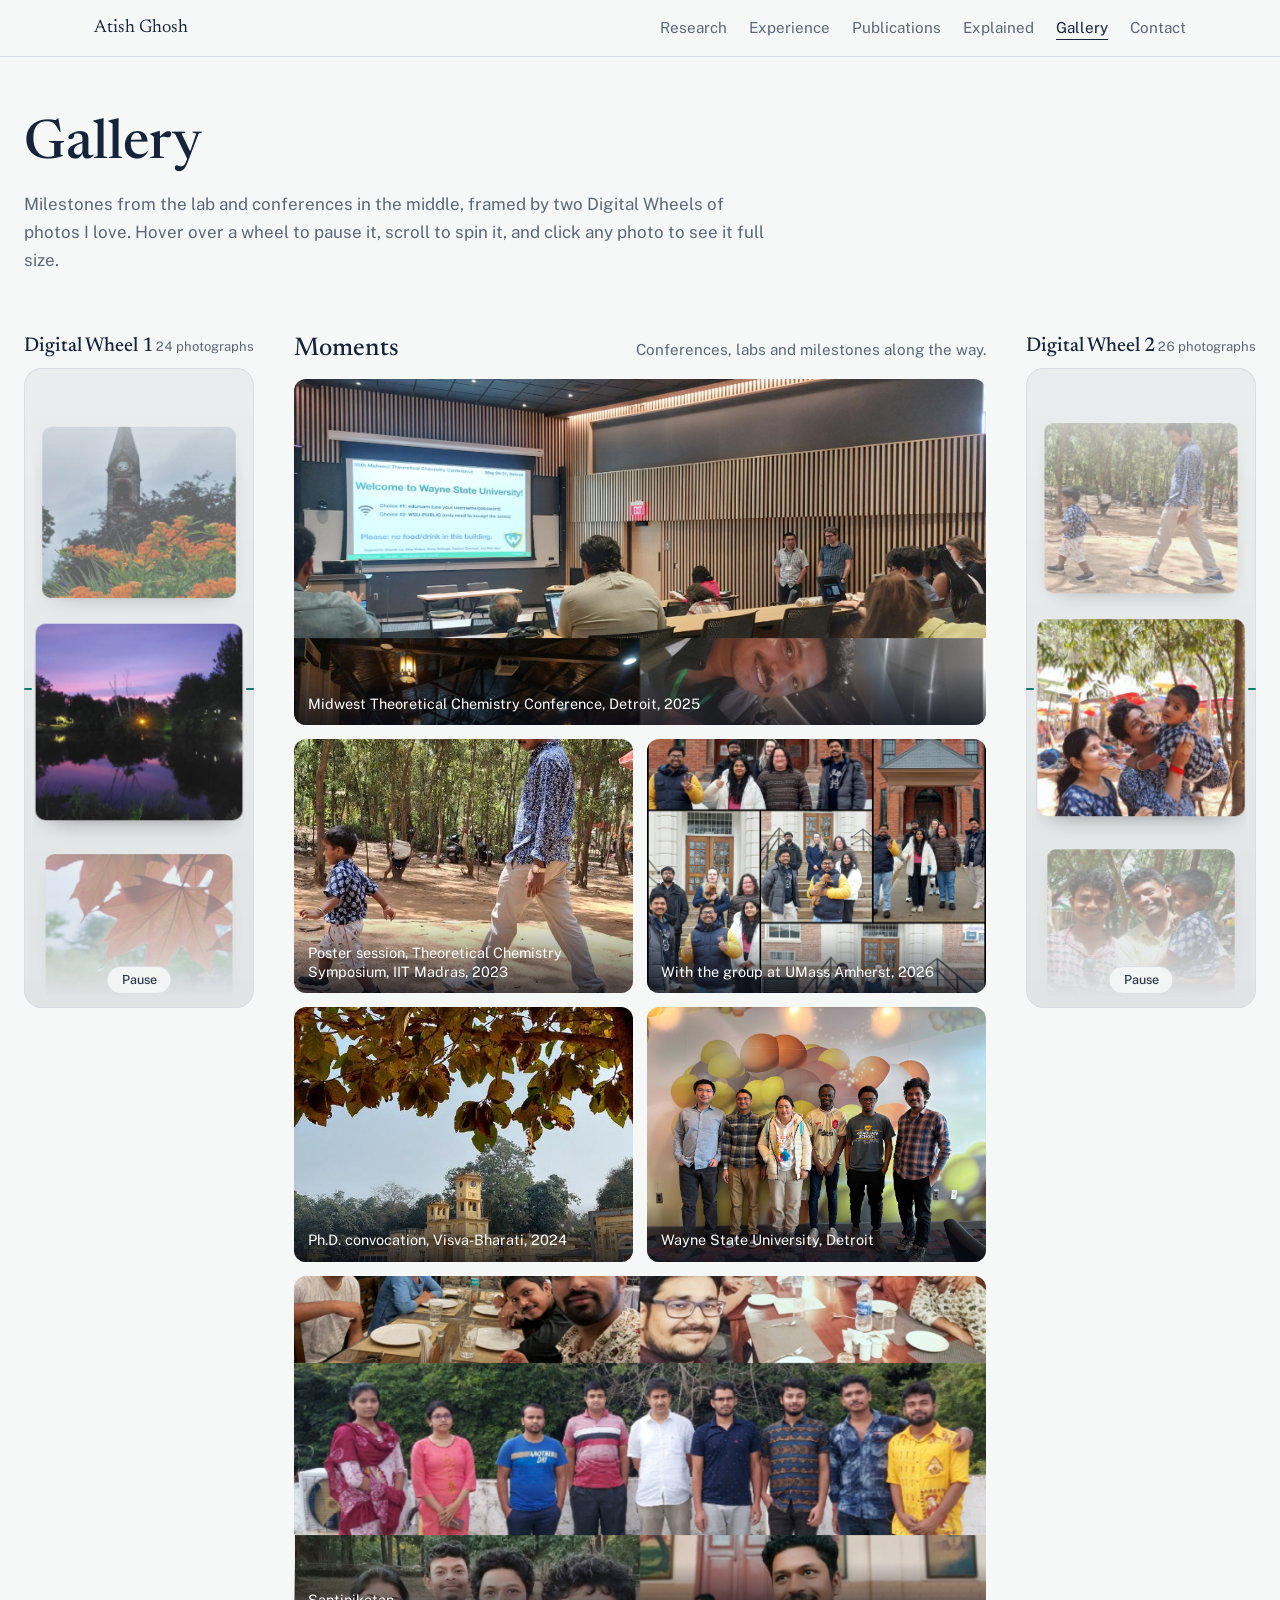
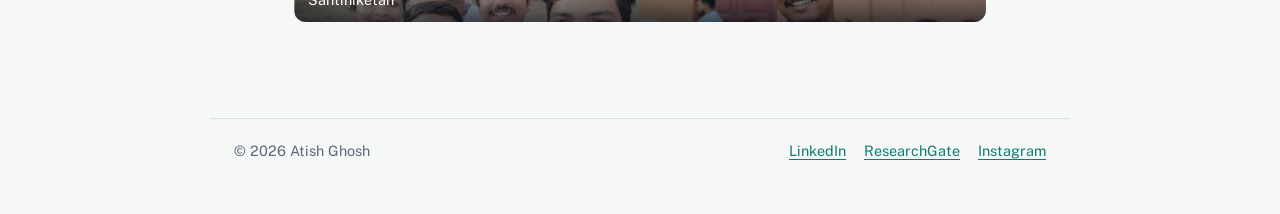
<file: gallery.html>
<!DOCTYPE html>
<html lang="en">
<head>
  <meta charset="UTF-8">
  <meta name="viewport" content="width=device-width, initial-scale=1">
  <title>Gallery | Atish Ghosh</title>
  <!-- Hidden from Google while the gallery is private. Delete this line to let Google list it again. -->
  <meta name="robots" content="noindex, nofollow">
  <link rel="icon" href="assets/profile.png">
  <link rel="preconnect" href="https://fonts.googleapis.com">
  <link rel="preconnect" href="https://fonts.gstatic.com" crossorigin>
  <link href="https://fonts.googleapis.com/css2?family=Newsreader:opsz,wght@6..72,400;6..72,500;6..72,600&family=Public+Sans:wght@400;500;600&display=swap" rel="stylesheet">
  <link rel="stylesheet" href="style.css">
</head>
<body>

<header class="topbar">
  <nav class="wrap nav">
    <a class="nav-name" href="index.html">Atish Ghosh</a>
    <div class="nav-links">
      <a href="index.html#research">Research</a>
      <a href="index.html#experience">Experience</a>
      <a href="index.html#publications">Publications</a>
      <a href="explained.html">Explained</a>
      <a href="gallery.html" aria-current="page">Gallery</a>
      <a href="index.html#contact">Contact</a>
    </div>
  </nav>
</header>

<main class="gallery-page">
  <section class="wrap g-hero">
    <h1 class="page-title">Gallery</h1>
    <!-- EDIT: change this sentence however you like -->
    <p class="intro">Milestones from the lab and conferences in the middle, framed by two Digital Wheels of photos I love. Hover over a wheel to pause it, scroll to spin it, and click any photo to see it full size.</p>
  </section>

  <!--
    ================= THE TWO DIGITAL WHEELS =================
    Each photo has two copies with the same name:
      a small one shown in the wheel:      assets/photography/07.jpg   (Wheel 1)
                                           assets/photography2/07.jpg  (Wheel 2)
      a large one opened when clicked:     .../full/07.jpg  (set by data-full)
    To swap a photo, upload new files with the same names into both folders.
    To add one, copy an <img ...> line and change the numbers.
    The alt="..." text is the caption shown when the photo is opened.
    Remember to update the "photographs" count under each title.

    ================= THE SIX MAIN PHOTOS =================
    Upload a photo into assets/gallery/ and change the matching <figure> below.
    The 1st and 6th photos are shown wide; the others in pairs.
    ==========================================================
  -->
  <div class="wrap gallery-layout">
    <aside class="reel reel-left" aria-label="Digital Wheel 1">
      <div class="reel-head">
        <h2 class="reel-title">Digital Wheel 1</h2>
        <p class="reel-count">24 photographs</p>
      </div>
      <div class="reel-frame">
        <div class="reel-window">
          <div class="reel-track">
            <img src="assets/photography/01.jpg" data-full="assets/photography/full/01.jpg" alt="Sunset over the rooftops" loading="lazy">
            <img src="assets/photography/02.jpg" data-full="assets/photography/full/02.jpg" alt="Clock tower above orange blooms" loading="lazy">
            <img src="assets/photography/03.jpg" data-full="assets/photography/full/03.jpg" alt="Purple dusk reflected in a pond" loading="lazy">
            <img src="assets/photography/04.jpg" data-full="assets/photography/full/04.jpg" alt="Autumn maple leaves" loading="lazy">
            <img src="assets/photography/05.jpg" data-full="assets/photography/full/05.jpg" alt="Evening light through the branches" loading="lazy">
            <img src="assets/photography/06.jpg" data-full="assets/photography/full/06.jpg" alt="Bare trees reflected in meltwater" loading="lazy">
            <img src="assets/photography/07.jpg" data-full="assets/photography/full/07.jpg" alt="A red-brick landmark reflected after the rain" loading="lazy">
            <img src="assets/photography/08.jpg" data-full="assets/photography/full/08.jpg" alt="Street lamps at dusk" loading="lazy">
            <img src="assets/photography/09.jpg" data-full="assets/photography/full/09.jpg" alt="Self-portrait in the dark" loading="lazy">
            <img src="assets/photography/10.jpg" data-full="assets/photography/full/10.jpg" alt="Self-portrait" loading="lazy">
            <img src="assets/photography/11.jpg" data-full="assets/photography/full/11.jpg" alt="City skyline mirrored in a puddle" loading="lazy">
            <img src="assets/photography/12.jpg" data-full="assets/photography/full/12.jpg" alt="With the Spirit of Detroit" loading="lazy">
            <img src="assets/photography/13.jpg" data-full="assets/photography/full/13.jpg" alt="Winter sun on melting snow" loading="lazy">
            <img src="assets/photography/14.jpg" data-full="assets/photography/full/14.jpg" alt="A candle-lit corner with flowers" loading="lazy">
            <img src="assets/photography/15.jpg" data-full="assets/photography/full/15.jpg" alt="Mirror selfie" loading="lazy">
            <img src="assets/photography/16.jpg" data-full="assets/photography/full/16.jpg" alt="Snow, clouds and the Wayne State W" loading="lazy">
            <img src="assets/photography/17.jpg" data-full="assets/photography/full/17.jpg" alt="Golden leaves framing a yellow pavilion" loading="lazy">
            <img src="assets/photography/18.jpg" data-full="assets/photography/full/18.jpg" alt="The Renaissance Center, Detroit" loading="lazy">
            <img src="assets/photography/19.jpg" data-full="assets/photography/full/19.jpg" alt="Cherry blossoms against a blue sky" loading="lazy">
            <img src="assets/photography/20.jpg" data-full="assets/photography/full/20.jpg" alt="Portrait collage" loading="lazy">
            <img src="assets/photography/21.jpg" data-full="assets/photography/full/21.jpg" alt="Behind the camera on a garden path" loading="lazy">
            <img src="assets/photography/22.jpg" data-full="assets/photography/full/22.jpg" alt="Sunset behind a bare tree" loading="lazy">
            <img src="assets/photography/23.jpg" data-full="assets/photography/full/23.jpg" alt="A duck, framed" loading="lazy">
            <img src="assets/photography/24.jpg" data-full="assets/photography/full/24.jpg" alt="UMass Amherst sign reflected in a puddle" loading="lazy">
          </div>
        </div>
        <button type="button" class="reel-toggle" aria-pressed="false">Pause</button>
      </div>
    </aside>

    <section class="gallery-main" aria-label="Moments">
      <div class="moments-head">
        <h2>Moments</h2>
        <p>Conferences, labs and milestones along the way.</p>
      </div>
      <div class="gallery mosaic">
        <figure>
          <img src="assets/gallery/photo1.jpg" alt="Midwest Theoretical Chemistry Conference, Detroit, 2025" loading="lazy">
          <figcaption>Midwest Theoretical Chemistry Conference, Detroit, 2025</figcaption>
        </figure>
        <figure>
          <img src="assets/gallery/photo2.jpg" alt="Poster session, Theoretical Chemistry Symposium, IIT Madras, 2023" loading="lazy">
          <figcaption>Poster session, Theoretical Chemistry Symposium, IIT Madras, 2023</figcaption>
        </figure>
        <figure>
          <img src="assets/gallery/photo3.jpg" alt="With the group at UMass Amherst, 2026" loading="lazy">
          <figcaption>With the group at UMass Amherst, 2026</figcaption>
        </figure>
        <figure>
          <img src="assets/gallery/photo4.jpg" alt="Ph.D. convocation, Visva-Bharati, 2024" loading="lazy">
          <figcaption>Ph.D. convocation, Visva-Bharati, 2024</figcaption>
        </figure>
        <figure>
          <img src="assets/gallery/photo5.jpg" alt="Wayne State University, Detroit" loading="lazy">
          <figcaption>Wayne State University, Detroit</figcaption>
        </figure>
        <figure>
          <img src="assets/gallery/photo6.jpg" alt="Santiniketan" loading="lazy">
          <figcaption>Santiniketan</figcaption>
        </figure>
      </div>
    </section>

    <aside class="reel reel-right" aria-label="Digital Wheel 2">
      <div class="reel-head">
        <h2 class="reel-title">Digital Wheel 2</h2>
        <p class="reel-count">26 photographs</p>
      </div>
      <div class="reel-frame">
        <div class="reel-window">
          <div class="reel-track">
            <img src="assets/photography2/01.jpg" data-full="assets/photography2/full/01.jpg" alt="Playtime with the little one" loading="lazy">
            <img src="assets/photography2/02.jpg" data-full="assets/photography2/full/02.jpg" alt="A walk under the trees" loading="lazy">
            <img src="assets/photography2/03.jpg" data-full="assets/photography2/full/03.jpg" alt="Family day out" loading="lazy">
            <img src="assets/photography2/04.jpg" data-full="assets/photography2/full/04.jpg" alt="Smiles with family" loading="lazy">
            <img src="assets/photography2/05.jpg" data-full="assets/photography2/full/05.jpg" alt="Family moments" loading="lazy">
            <img src="assets/photography2/06.jpg" data-full="assets/photography2/full/06.jpg" alt="Food and friends in Amherst" loading="lazy">
            <img src="assets/photography2/07.jpg" data-full="assets/photography2/full/07.jpg" alt="Winter days" loading="lazy">
            <img src="assets/photography2/08.jpg" data-full="assets/photography2/full/08.jpg" alt="A big family gathering" loading="lazy">
            <img src="assets/photography2/09.jpg" data-full="assets/photography2/full/09.jpg" alt="With friends" loading="lazy">
            <img src="assets/photography2/10.jpg" data-full="assets/photography2/full/10.jpg" alt="Holiday polar bears" loading="lazy">
            <img src="assets/photography2/11.jpg" data-full="assets/photography2/full/11.jpg" alt="Festive selfie with friends" loading="lazy">
            <img src="assets/photography2/12.jpg" data-full="assets/photography2/full/12.jpg" alt="Family collage" loading="lazy">
            <img src="assets/photography2/13.jpg" data-full="assets/photography2/full/13.jpg" alt="Magnolias in bloom" loading="lazy">
            <img src="assets/photography2/14.jpg" data-full="assets/photography2/full/14.jpg" alt="A spring tree and a pine cone" loading="lazy">
            <img src="assets/photography2/15.jpg" data-full="assets/photography2/full/15.jpg" alt="Tulip season" loading="lazy">
            <img src="assets/photography2/16.jpg" data-full="assets/photography2/full/16.jpg" alt="Blossoms and tulips" loading="lazy">
            <img src="assets/photography2/17.jpg" data-full="assets/photography2/full/17.jpg" alt="Detroit by night" loading="lazy">
            <img src="assets/photography2/18.jpg" data-full="assets/photography2/full/18.jpg" alt="With colleagues" loading="lazy">
            <img src="assets/photography2/19.jpg" data-full="assets/photography2/full/19.jpg" alt="A family visit" loading="lazy">
            <img src="assets/photography2/20.jpg" data-full="assets/photography2/full/20.jpg" alt="The many faces of a happy toddler" loading="lazy">
            <img src="assets/photography2/21.jpg" data-full="assets/photography2/full/21.jpg" alt="An evening with family" loading="lazy">
            <img src="assets/photography2/22.jpg" data-full="assets/photography2/full/22.jpg" alt="With friends, dressed up" loading="lazy">
            <img src="assets/photography2/23.jpg" data-full="assets/photography2/full/23.jpg" alt="Campus days" loading="lazy">
            <img src="assets/photography2/24.jpg" data-full="assets/photography2/full/24.jpg" alt="Friends in the lab" loading="lazy">
            <img src="assets/photography2/25.jpg" data-full="assets/photography2/full/25.jpg" alt="A candle-lit evening with friends" loading="lazy">
            <img src="assets/photography2/26.jpg" data-full="assets/photography2/full/26.jpg" alt="Friends around the table" loading="lazy">
          </div>
        </div>
        <button type="button" class="reel-toggle" aria-pressed="false">Pause</button>
      </div>
    </aside>
  </div>
</main>

<!-- Full-size viewer. You don't need to edit this. -->
<dialog id="viewer" aria-label="Photo viewer">
  <button class="v-close" aria-label="Close">×</button>
  <button class="v-prev" aria-label="Previous photo">‹</button>
  <figure>
    <img id="v-img" alt="">
    <figcaption id="v-cap"></figcaption>
  </figure>
  <button class="v-next" aria-label="Next photo">›</button>
</dialog>

<footer class="wrap footer">
  <p>© 2026 Atish Ghosh</p>
  <p class="footer-links">
    <a href="https://www.linkedin.com/in/atish-ghosh-63a387167/">LinkedIn</a>
    <a href="https://www.researchgate.net/profile/Atish-Ghosh-2">ResearchGate</a>
    <a href="https://www.instagram.com/atishg95/">Instagram</a>
  </p>
</footer>

<script src="gallery.js"></script>
</body>
</html>
</file>
<file: style.css>
/* =========================================================
   EDIT HERE FIRST: colors and fonts for the whole site.
   Change a value once and it updates everywhere.
   ========================================================= */
:root {
  --paper: #f6f8f7;      /* page background */
  --ink: #15233b;        /* main text */
  --muted: #5b6779;      /* secondary text */
  --teal: #0e7c70;       /* links and accents */
  --amber: #b4610a;      /* year labels and highlights */
  --rule: #d8dee4;       /* thin lines */
  --serif: "Newsreader", Georgia, "Times New Roman", serif;
  --sans: "Public Sans", "Helvetica Neue", Arial, sans-serif;
  --width: 860px;        /* max width of the content column */
  --panel: rgba(255,255,255,.72); /* background of the animation box */
  --blue: #2f5fbf;       /* nitrogen atoms in the animation */
  --rose: #c2417a;       /* boron atom in the animation */
}
@media (prefers-color-scheme: dark) {
  :root {
    --paper: #0d1525;
    --ink: #e5eaf1;
    --muted: #9aa6b8;
    --teal: #3fd3c0;
    --amber: #f2a33a;
    --rule: #24314a;
    --panel: rgba(16,26,46,.78);
    --blue: #7ea4ff;
    --rose: #f07aaa;
  }
}

/* ---------- base ---------- */
*, *::before, *::after { box-sizing: border-box; }
html { scroll-behavior: smooth; scroll-padding-top: 72px; }
body {
  margin: 0;
  background: var(--paper);
  color: var(--ink);
  font: 400 17px/1.65 var(--sans);
  -webkit-font-smoothing: antialiased;
}
img { max-width: 100%; }
a { color: var(--teal); text-decoration-thickness: 1px; text-underline-offset: 3px; }
a:hover { text-decoration-thickness: 2px; }
a:focus-visible { outline: 2px solid var(--teal); outline-offset: 3px; border-radius: 2px; }
.wrap { max-width: var(--width); margin: 0 auto; padding: 0 24px; }

h1, h2, h3 { font-family: var(--serif); font-weight: 500; line-height: 1.2; margin: 0; }
h2 { font-size: 2rem; margin-bottom: 1.25rem; }
h2.sub { font-size: 1.5rem; margin-top: 3rem; }
h3 { font-size: 1.2rem; }
p { margin: 0 0 .75rem; }

/* ---------- top navigation ---------- */
.topbar {
  position: sticky; top: 0; z-index: 10;
  background: color-mix(in srgb, var(--paper) 88%, transparent);
  backdrop-filter: blur(8px);
  border-bottom: 1px solid var(--rule);
}
.nav { display: flex; align-items: center; justify-content: space-between; height: 56px; }
.nav-name { font-family: var(--serif); font-size: 1.15rem; color: var(--ink); text-decoration: none; }
.nav-links { display: flex; gap: 22px; }
.nav-links a { color: var(--muted); text-decoration: none; font-size: .95rem; }
.nav-links a:hover { color: var(--ink); }

/* ---------- hero ---------- */
.hero { position: relative; overflow: hidden; border-bottom: 1px solid var(--rule); }
#lattice {
  position: absolute; inset: 0; width: 100%; height: 100%; opacity: .7;
  -webkit-mask-image: linear-gradient(90deg, transparent 15%, #000 70%);
          mask-image: linear-gradient(90deg, transparent 15%, #000 70%);
}
.hero .wrap, .topbar .wrap { max-width: 1140px; }
.hero-inner {
  position: relative;
  display: grid; grid-template-columns: 1fr 440px; gap: 56px; align-items: center;
  padding-top: 64px; padding-bottom: 64px;
}
.portrait {
  display: block; width: 132px; height: 132px; border-radius: 50%; object-fit: cover;
  border: 3px solid var(--paper); box-shadow: 0 0 0 1px var(--rule); margin-bottom: 22px;
}
.hero h1 { font-size: clamp(2.6rem, 6vw, 4rem); font-weight: 500; letter-spacing: -.01em; }
.role { color: var(--muted); margin: .5rem 0 1.25rem; }
.lede { font-family: var(--serif); font-size: 1.3rem; line-height: 1.5; max-width: 30em; }
.links { list-style: none; padding: 0; margin: 1.5rem 0 0; display: flex; flex-wrap: wrap; gap: 8px 20px; }
.links a { font-weight: 500; }

/* animated research scenes on the right of the header */
.stage {
  margin: 0; background: var(--panel); border: 1px solid var(--rule); border-radius: 10px;
  padding: 14px 16px 16px;
}
.stage-tabs { display: flex; flex-wrap: wrap; gap: 6px; margin-bottom: 8px; }
.stage-tabs button {
  font: 500 .82rem/1 var(--sans); color: var(--muted); background: transparent;
  border: 1px solid var(--rule); border-radius: 999px; padding: 7px 11px; cursor: pointer; white-space: nowrap;
}
.stage-tabs button[aria-pressed="true"] { color: var(--paper); background: var(--ink); border-color: var(--ink); }
.stage-tabs button:focus-visible { outline: 2px solid var(--teal); outline-offset: 2px; }
#scene { display: block; width: 100%; aspect-ratio: 440 / 320; }
.stage figcaption { min-height: 4.6em; margin-top: 6px; }
#scene-title { display: block; font-family: var(--serif); font-size: 1.12rem; font-weight: 500; }
#scene-text { display: block; color: var(--muted); font-size: .9rem; line-height: 1.5; margin-top: 2px; }

/* ---------- sections ---------- */
.section { padding-top: 72px; padding-bottom: 8px; }
.intro { color: var(--muted); max-width: 40em; margin-bottom: 1.75rem; }

.themes { display: grid; grid-template-columns: 1fr 1fr; gap: 28px 40px; }
.theme { border-top: 2px solid var(--teal); padding-top: 14px; }
.theme h3 { margin-bottom: .4rem; }
.theme p { color: var(--muted); font-size: .97rem; }

/* experience timeline: date on the left, details on the right */
.timeline { list-style: none; padding: 0; margin: 0; }
.timeline li {
  display: grid; grid-template-columns: 130px 1fr; gap: 24px;
  padding: 18px 0; border-top: 1px solid var(--rule);
}
.when { color: var(--amber); font-variant-numeric: tabular-nums; font-size: .95rem; padding-top: 2px; }
.where { color: var(--muted); font-size: .95rem; margin: .2rem 0 .4rem; }

.skills { display: grid; grid-template-columns: 160px 1fr; gap: 10px 24px; margin: 0; }
.skills dt { font-weight: 600; }
.skills dd { margin: 0; color: var(--muted); }

/* publications */
.year {
  font-size: 1.1rem; color: var(--amber);
  margin: 2rem 0 .25rem; padding-bottom: .4rem; border-bottom: 1px solid var(--rule);
}
.pubs { list-style: none; padding: 0; margin: 0; }
.pubs li { padding: 12px 0; border-bottom: 1px solid var(--rule); }
.pubs li:last-child { border-bottom: 0; }
.pubs .t { display: block; font-family: var(--serif); font-size: 1.1rem; line-height: 1.4; }
.pubs .a { display: block; color: var(--muted); font-size: .92rem; margin-top: 2px; }
.pubs .a b { color: var(--ink); font-weight: 600; }
.pubs .j { font-style: italic; font-size: .92rem; }
.pubs a { font-size: .92rem; margin-left: 6px; }

.contact-line { font-family: var(--serif); font-size: 1.6rem; }

/* footer */
.footer {
  display: flex; justify-content: space-between; flex-wrap: wrap; gap: 8px;
  margin-top: 72px; padding-top: 20px; padding-bottom: 40px;
  border-top: 1px solid var(--rule); color: var(--muted); font-size: .9rem;
}
.footer-links { display: flex; gap: 18px; }

/* ---------- phones ---------- */
@media (max-width: 680px) {
  .nav-links { display: none; }
  .portrait { width: 112px; height: 112px; }
  .stage { padding: 12px; }
  .stage-tabs button { padding: 7px 9px; font-size: .78rem; }
  #lattice { opacity: .35; -webkit-mask-image: none; mask-image: none; }
  .themes { grid-template-columns: 1fr; }
  .timeline li, .skills { grid-template-columns: 1fr; gap: 4px; }
  .skills dd { margin-bottom: 10px; }
}

/* narrower screens: the animation moves below the text */
@media (max-width: 1000px) {
  .hero-inner { grid-template-columns: 1fr; gap: 36px; padding-top: 48px; padding-bottom: 56px; }
  .stage { max-width: 520px; }
}

/* =========================================================
   GALLERY PAGE
   Photos appear left to right, row by row, in the same order as in gallery.html.
   Thumbnails are cropped to the same shape; click shows the full photo.
   To change the thumbnail shape, edit aspect-ratio (4 / 3, 1 / 1, 3 / 2 ...).
   ========================================================= */
.page-title { font-size: clamp(2.4rem, 5vw, 3.4rem); margin-bottom: .75rem; }
.gallery-page { padding-top: 56px; }
.nav-links a[aria-current="page"] { color: var(--ink); text-decoration: underline; text-underline-offset: 6px; }

.gallery { display: grid; grid-template-columns: repeat(3, 1fr); gap: 28px 20px; }
.gallery-main .gallery { grid-template-columns: repeat(2, 1fr); }
.gallery figure {
  margin: 0; cursor: zoom-in;
}
.gallery img {
  display: block; width: 100%; aspect-ratio: 4 / 3; object-fit: cover;
  border-radius: 4px; background: var(--rule);
}
.gallery figure:hover img { filter: brightness(1.04); }
.gallery figure:focus-visible { outline: 2px solid var(--teal); outline-offset: 4px; border-radius: 4px; }
.gallery figcaption { font-size: .9rem; color: var(--muted); margin-top: 8px; line-height: 1.45; }

@media (max-width: 900px) { .gallery { grid-template-columns: repeat(2, 1fr); } }
@media (max-width: 520px) { .gallery { grid-template-columns: 1fr; } }

/* full-size viewer */
#viewer {
  border: 0; padding: 0; background: transparent;
  max-width: 100vw; max-height: 100vh; width: 100vw; height: 100vh;
}
#viewer::backdrop { background: rgba(8, 12, 22, .92); }
#viewer[open] { display: flex; align-items: center; justify-content: center; }
#viewer figure { margin: 0; max-width: 88vw; text-align: center; }
#v-img { max-width: 88vw; max-height: 82vh; object-fit: contain; border-radius: 4px; }
#v-cap { color: #d6dde6; margin-top: 12px; font-size: .95rem; }
#viewer button {
  position: absolute; background: rgba(255,255,255,.08); color: #fff; border: 0;
  width: 48px; height: 48px; border-radius: 50%; font-size: 30px; line-height: 1; cursor: pointer;
}
#viewer button:hover { background: rgba(255,255,255,.18); }
#viewer button:focus-visible { outline: 2px solid #3fd3c0; outline-offset: 2px; }
.v-close { top: 20px; right: 20px; }
.v-prev { left: 20px; top: 50%; transform: translateY(-50%); }
.v-next { right: 20px; top: 50%; transform: translateY(-50%); }
@media (max-width: 680px) { .v-prev, .v-next { top: auto; bottom: 24px; transform: none; } }

/* =========================================================
   RESEARCH ANIMATIONS (anim.js)
   ========================================================= */
canvas.anim {
  display: block; width: 100%; aspect-ratio: 440 / 300;
  background: var(--panel); border: 1px solid var(--rule); border-radius: 8px;
}
.theme canvas.anim { margin-bottom: 14px; }
.theme { border-top: 0; padding-top: 0; }
.more { margin-top: 2rem; font-weight: 500; }

/* "Research explained" page */
.ex-page .wrap { max-width: 1040px; }
.ex-hero { padding: 64px 0 24px; }
.ex-hero .lede { max-width: 36em; }
.ex-group { padding-top: 56px; }
.ex-group > h2 { margin-bottom: .4rem; }
.ex-group > .intro { margin-bottom: 1.75rem; }
.ex-grid { display: grid; grid-template-columns: 1fr 1fr; gap: 40px 36px; }
.ex-card h3 { font-size: 1.35rem; margin: 14px 0 .4rem; }
.ex-card p { color: var(--ink); }
.ex-card .mine { color: var(--muted); font-size: .92rem; border-left: 2px solid var(--teal); padding-left: 10px; }
.journey { list-style: none; padding: 0; margin: 0; position: relative; }
.journey::before { content: ""; position: absolute; left: 64px; top: 8px; bottom: 8px; width: 2px; background: var(--rule); }
.journey li { display: grid; grid-template-columns: 52px 1fr; gap: 28px; padding: 10px 0; position: relative; }
.journey li::before { content: ""; position: absolute; left: 59px; top: 18px; width: 12px; height: 12px; border-radius: 50%; background: var(--teal); }
.journey .yr { color: var(--amber); font-variant-numeric: tabular-nums; font-weight: 600; padding-top: 2px; }
.journey h3 { font-size: 1.1rem; margin-bottom: .2rem; }
.journey p { color: var(--muted); margin: 0; font-size: .97rem; }
@media (max-width: 760px) {
  .ex-grid { grid-template-columns: 1fr; }
}

.ex-card.flagship canvas.anim { border-color: var(--teal); border-width: 2px; }

/* one-line animated journey */
.jline { position: relative; margin-top: 1.25rem; }
.jline-track { position: absolute; left: 6px; right: 6px; top: 7px; height: 2px; background: var(--rule); }
.jline-fill { height: 100%; width: 0; background: var(--teal); transition: width .8s ease; }
.jline ol { list-style: none; padding: 0; margin: 0; display: flex; justify-content: space-between; position: relative; }
.jline li button {
  display: flex; flex-direction: column; align-items: center; gap: 6px; background: none; border: 0; padding: 0;
  font: inherit; color: var(--muted); cursor: pointer; min-width: 44px;
}
.jline li:first-child button { align-items: flex-start; }
.jline li:last-child button { align-items: flex-end; }
.jline .dot { width: 16px; height: 16px; border-radius: 50%; background: var(--paper); border: 2px solid var(--rule); transition: background .3s, border-color .3s, transform .3s; }
.jline li.past .dot { background: var(--teal); border-color: var(--teal); }
.jline li.on .dot { background: var(--amber); border-color: var(--amber); transform: scale(1.25); }
.jline .y { font-weight: 600; font-variant-numeric: tabular-nums; }
.jline li.on .y { color: var(--amber); }
.jline .l { font-size: .85rem; }
.jline li.on .l { color: var(--ink); }
.jline button:focus-visible { outline: 2px solid var(--teal); outline-offset: 4px; border-radius: 4px; }
.jline-text { margin: 1rem 0 0; min-height: 3.2em; max-width: 46em; color: var(--muted); }
.jline-text strong { color: var(--ink); font-weight: 600; }
@media (max-width: 600px) { .jline .l { display: none; } }

/* ---------- gallery page: two Digital Wheels framing the Moments mosaic ---------- */
.gallery-page { padding-top: 0; }
.gallery-page .wrap { max-width: 1320px; }
.g-hero { padding-top: 56px; padding-bottom: 8px; }
.g-hero .intro { max-width: 44em; }
.gallery-layout {
  display: grid; grid-template-columns: 230px minmax(0, 1fr) 230px; gap: 40px;
  align-items: start; padding-top: 24px; padding-bottom: 24px;
}

/* wheels */
.reel { position: sticky; top: 76px; }
.reel-head { display: flex; align-items: baseline; justify-content: space-between; margin-bottom: 10px; }
.reel-title { font-size: 1.25rem; margin: 0; }
.reel-count { margin: 0; color: var(--muted); font-size: .82rem; font-variant-numeric: tabular-nums; }
.reel-frame {
  position: relative; border-radius: 18px; padding: 10px;
  background: linear-gradient(180deg, color-mix(in srgb, var(--ink) 5%, transparent), color-mix(in srgb, var(--ink) 9%, transparent));
  box-shadow: inset 0 0 0 1px var(--rule);
}
.reel-window {
  position: relative; height: min(calc(100vh - 210px), 620px); overflow: hidden; perspective: 900px;
  -webkit-mask-image: linear-gradient(transparent, #000 16%, #000 84%, transparent);
          mask-image: linear-gradient(transparent, #000 16%, #000 84%, transparent);
}
/* the "focus" line across the middle of the wheel */
.reel-frame::before, .reel-frame::after {
  content: ""; position: absolute; top: 50%; width: 8px; height: 2px; background: var(--teal); border-radius: 2px; z-index: 2;
}
.reel-frame::before { left: 0; } .reel-frame::after { right: 0; }
.reel-track { position: absolute; inset: 0; }
.reel-track img {
  position: absolute; left: 0; top: 0; width: 100%; object-fit: cover; border-radius: 10px;
  background: var(--rule); cursor: zoom-in; transform-origin: 50% 50%; will-change: transform;
  box-shadow: 0 10px 24px -14px rgba(0, 0, 0, .55);
}
.reel-track img:focus-visible { outline: 2px solid var(--teal); outline-offset: 3px; }
.reel-toggle {
  position: absolute; left: 50%; bottom: 14px; transform: translateX(-50%); z-index: 3;
  font: 500 .78rem/1 var(--sans); color: var(--ink); background: var(--paper);
  border: 1px solid var(--rule); border-radius: 999px; padding: 7px 14px; cursor: pointer; opacity: .9;
}
.reel-toggle:hover { opacity: 1; }
.reel-toggle:focus-visible { outline: 2px solid var(--teal); outline-offset: 2px; }

/* moments mosaic */
.moments-head { display: flex; align-items: baseline; justify-content: space-between; gap: 16px; margin-bottom: 14px; flex-wrap: wrap; }
.moments-head h2 { font-size: 1.6rem; margin: 0; }
.moments-head p { margin: 0; color: var(--muted); font-size: .95rem; }
.gallery-main .mosaic { display: grid; grid-template-columns: 1fr 1fr; gap: 14px; }
.mosaic figure { position: relative; margin: 0; overflow: hidden; border-radius: 12px; cursor: zoom-in; background: var(--rule); }
.mosaic figure:nth-child(1), .mosaic figure:nth-child(6) { grid-column: 1 / -1; }
.mosaic img { display: block; width: 100%; aspect-ratio: 4 / 3; object-fit: cover; border-radius: 0; transition: transform .6s ease; }
.mosaic figure:nth-child(1) img, .mosaic figure:nth-child(6) img { aspect-ratio: 16 / 8; }
.mosaic figure:hover img { transform: scale(1.03); filter: none; }
.mosaic figcaption {
  position: absolute; left: 0; right: 0; bottom: 0; margin: 0; padding: 28px 14px 12px;
  color: #fff; font-size: .9rem; line-height: 1.35;
  background: linear-gradient(transparent, rgba(8, 12, 22, .72));
}
.mosaic figure:focus-visible { outline: 2px solid var(--teal); outline-offset: 3px; }

@media (max-width: 1120px) {
  .gallery-layout { grid-template-columns: 190px minmax(0, 1fr) 190px; gap: 26px; }
}
@media (max-width: 880px) {
  .gallery-layout { grid-template-columns: 1fr 1fr; gap: 20px; }
  .gallery-main { grid-column: 1 / -1; order: -1; }
  .reel { position: static; }
  .reel-window { height: 440px; }
}
@media (max-width: 520px) {
  .reel-window { height: 360px; }
  .reel-head { flex-direction: column; gap: 2px; }
  .gallery-main .mosaic { grid-template-columns: 1fr; }
  .mosaic figure:nth-child(1) img, .mosaic figure:nth-child(6) img { aspect-ratio: 4 / 3; }
}
</file>
